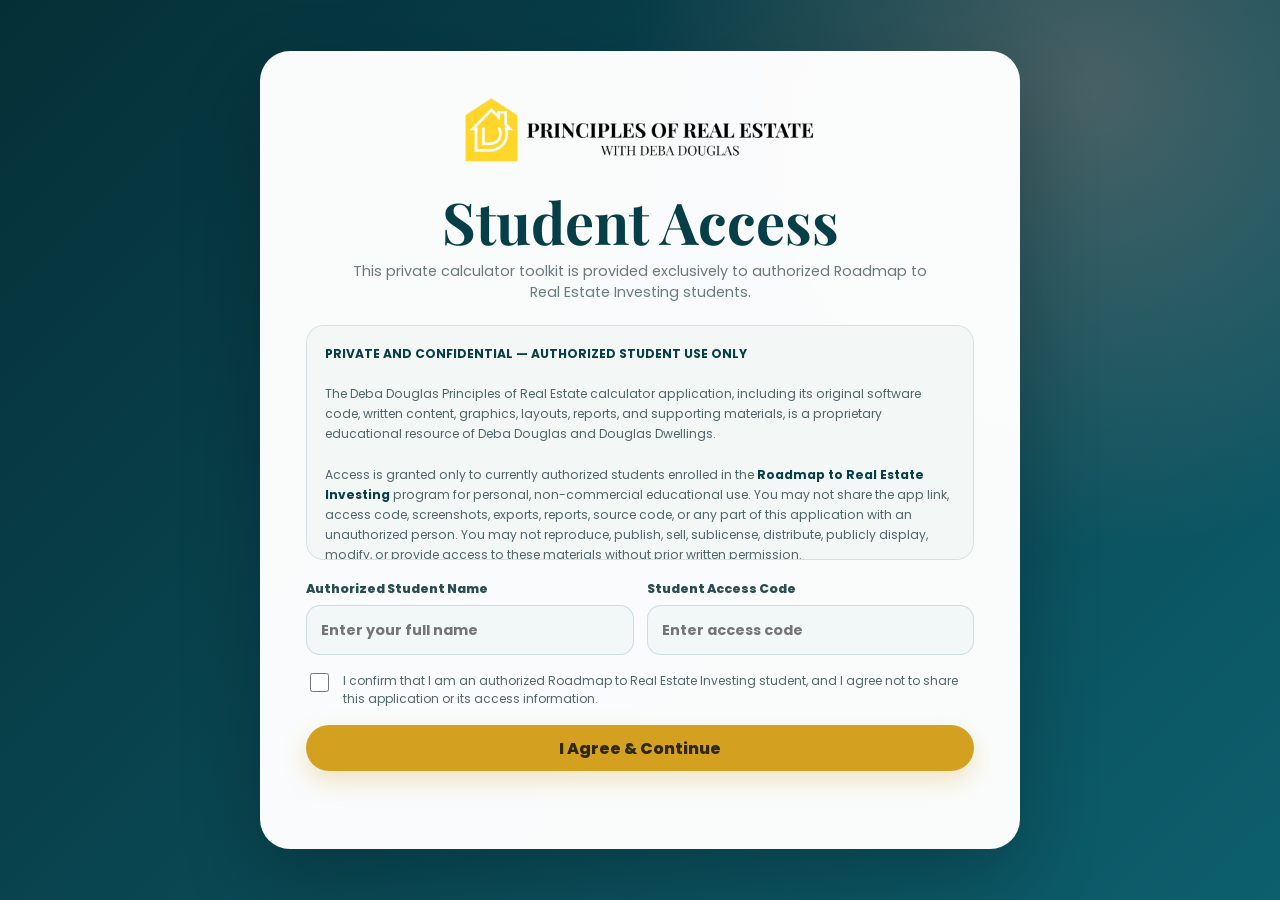
<file: index.html>
<!DOCTYPE html>
<html lang="en">
<head>
  <meta charset="UTF-8">
  <meta name="viewport" content="width=device-width, initial-scale=1, viewport-fit=cover">
  <meta name="theme-color" content="#0d5f6e">
  <meta name="apple-mobile-web-app-capable" content="yes">
  <meta name="apple-mobile-web-app-status-bar-style" content="default">
  <meta name="apple-mobile-web-app-title" content="Deba Real Estate">
  <meta name="description" content="Private real estate calculator toolkit for authorized Roadmap to Real Estate Investing students.">

  <title>Roadmap Investment Calculator</title>

  <link rel="manifest" href="manifest.webmanifest">
  <link rel="apple-touch-icon" href="icons/apple-touch-icon.png">
  <link rel="icon" type="image/png" sizes="192x192" href="icons/icon-192.png">

  <link rel="preconnect" href="https://fonts.googleapis.com">
  <link rel="preconnect" href="https://fonts.gstatic.com" crossorigin>
  <link href="https://fonts.googleapis.com/css2?family=Playfair+Display:wght@700&family=Poppins:wght@400;500;600;700;800&display=swap" rel="stylesheet">

  <style>
    :root{
      --teal:#0d5f6e;
      --teal-dark:#073f49;
      --gold:#d4a020;
      --yellow:#ffd42a;
      --salmon:#e8a090;
      --cream:#fbf5ee;
      --white:#ffffff;
      --ink:#17383d;
      --muted:#687b7f;
      --line:rgba(13,95,110,.14);
      --soft:#f3f8f7;
      --blue:#e8f1fb;
      --green:#e6f7e9;
      --green-text:#16723b;
      --orange:#fff1d5;
      --orange-text:#986100;
      --red:#ffe4e1;
      --red-text:#b82c22;
      --shadow:0 18px 48px rgba(7,63,73,.11);
      --radius-xl:32px;
      --radius-lg:25px;
      --radius-md:18px;
      --safe-bottom:env(safe-area-inset-bottom, 0px);
    }

    *{box-sizing:border-box}

    html{scroll-behavior:smooth}

    body{
      margin:0;
      min-height:100vh;
      color:var(--ink);
      font-family:"Poppins",Arial,sans-serif;
      background:
        radial-gradient(circle at top right,rgba(232,160,144,.22),transparent 32%),
        linear-gradient(180deg,#ffffff 0%,var(--cream) 100%);
    }

    button,input,select{font:inherit}
    button,a{-webkit-tap-highlight-color:transparent}
    [hidden]{display:none!important}

    .access-gate{
      position:fixed;
      inset:0;
      z-index:10000;
      display:grid;
      place-items:center;
      overflow:auto;
      padding:24px;
      background:
        radial-gradient(circle at 85% 10%,rgba(232,160,144,.28),transparent 34%),
        linear-gradient(135deg,#052f37,#0d5f6e);
    }

    .access-card{
      width:min(760px,100%);
      padding:clamp(24px,5vw,46px);
      border-radius:30px;
      background:rgba(255,255,255,.98);
      box-shadow:0 30px 80px rgba(0,0,0,.24);
    }

    .gate-logo{
      width:min(360px,80%);
      height:auto;
      display:block;
      margin:0 auto 24px;
    }

    .access-card h1{
      margin:0 0 10px;
      color:var(--teal-dark);
      font-family:"Playfair Display",Georgia,serif;
      font-size:clamp(2rem,5vw,3.6rem);
      line-height:1.03;
      text-align:center;
    }

    .gate-sub{
      margin:0 auto 22px;
      max-width:600px;
      color:var(--muted);
      text-align:center;
      font-size:.9rem;
    }

    .legal-box{
      max-height:235px;
      overflow:auto;
      margin:0 0 20px;
      padding:18px;
      border:1px solid var(--line);
      border-radius:18px;
      background:var(--soft);
      color:#506568;
      font-size:.76rem;
      line-height:1.65;
    }

    .legal-box strong{color:var(--teal-dark)}

    .gate-grid{
      display:grid;
      grid-template-columns:1fr 1fr;
      gap:13px;
    }

    .gate-field label,
    .field label{
      display:block;
      margin-bottom:7px;
      color:#284d53;
      font-size:.78rem;
      font-weight:800;
    }

    input,select{
      width:100%;
      min-height:50px;
      padding:0 14px;
      border:1px solid rgba(13,95,110,.17);
      border-radius:14px;
      outline:none;
      color:var(--ink);
      background:#f2f8f7;
      font-size:.9rem;
      font-weight:700;
      transition:border-color .16s ease,box-shadow .16s ease,background .16s ease;
    }

    input:focus,select:focus{
      border-color:var(--teal);
      background:#fff;
      box-shadow:0 0 0 4px rgba(13,95,110,.08);
    }

    input[readonly]{
      border-color:#d5ddde;
      color:#69797c;
      background:#e8edee;
      cursor:not-allowed;
      box-shadow:none;
    }

    input[readonly]:focus{
      border-color:#d5ddde;
      background:#e8edee;
      box-shadow:none;
    }

    input:disabled{
      opacity:1;
      border-color:#cbd5d7;
      color:#617174;
      background:#e3e9ea;
      cursor:not-allowed;
      pointer-events:none;
      -webkit-text-fill-color:#617174;
    }

    input:disabled::-webkit-inner-spin-button,
    input:disabled::-webkit-outer-spin-button{
      appearance:none;
      margin:0;
    }

    .field.locked-field label::after{
      content:" • Fixed";
      color:#8a999b;
      font-size:.66rem;
      font-weight:700;
    }

    .field.auto-field label::after{
      content:" • Automatic";
      color:#8a999b;
      font-size:.66rem;
      font-weight:700;
    }

    .agreement{
      display:flex;
      gap:11px;
      align-items:flex-start;
      margin:17px 0;
      color:#52676a;
      font-size:.75rem;
      line-height:1.5;
    }

    .agreement input{
      width:19px;
      min-height:19px;
      height:19px;
      flex:0 0 19px;
      margin-top:1px;
      accent-color:var(--teal);
    }

    .gate-button,.app-button{
      min-height:46px;
      border:0;
      border-radius:999px;
      cursor:pointer;
      font-weight:800;
      transition:transform .16s ease,box-shadow .16s ease,background .16s ease;
    }

    .gate-button{
      width:100%;
      color:#2f280d;
      background:var(--gold);
      box-shadow:0 10px 24px rgba(212,160,32,.25);
    }

    .gate-button:hover,.app-button:hover{transform:translateY(-1px)}

    .gate-error{
      min-height:22px;
      margin:10px 0 0;
      color:#ba2e22;
      font-size:.76rem;
      font-weight:700;
      text-align:center;
    }

    .app-shell{
      min-height:100vh;
      padding-bottom:calc(50px + var(--safe-bottom));
    }

    .topbar{
      position:sticky;
      top:0;
      z-index:100;
      border-bottom:1px solid rgba(13,95,110,.10);
      background:rgba(255,255,255,.93);
      backdrop-filter:blur(15px);
    }

    .topbar-inner{
      width:min(1420px,calc(100% - 28px));
      margin:0 auto;
      min-height:74px;
      display:flex;
      align-items:center;
      justify-content:space-between;
      gap:16px;
    }

    .brand{
      display:flex;
      align-items:center;
      gap:13px;
      min-width:0;
      text-decoration:none;
    }

    .brand img{
      width:210px;
      max-width:43vw;
      height:auto;
      display:block;
    }

    .authorized{
      display:block;
      color:var(--muted);
      font-size:.68rem;
      font-weight:700;
      white-space:nowrap;
      overflow:hidden;
      text-overflow:ellipsis;
    }

    .topbar-actions{
      display:flex;
      gap:8px;
      flex:0 0 auto;
    }

    .app-button{
      display:inline-flex;
      align-items:center;
      justify-content:center;
      min-height:42px;
      padding:0 15px;
      color:var(--teal-dark);
      background:var(--soft);
      font-size:.75rem;
    }

    .app-button.primary{
      color:#2f280d;
      background:var(--gold);
    }

    .app-button.outline{
      border:1px solid var(--line);
      background:#fff;
    }

    .lock-app-button{
      gap:6px;
    }

    .lock-icon{
      line-height:1;
    }

    .app-main{
      width:min(1420px,calc(100% - 28px));
      margin:0 auto;
      padding:24px 0 0;
    }

    .view{animation:fadeUp .28s ease}

    @keyframes fadeUp{
      from{opacity:0;transform:translateY(7px)}
      to{opacity:1;transform:translateY(0)}
    }

    .dashboard-hero{
      position:relative;
      overflow:hidden;
      padding:clamp(30px,6vw,70px);
      border-radius:var(--radius-xl);
      color:#fff;
      background:linear-gradient(135deg,var(--teal-dark),var(--teal));
      box-shadow:var(--shadow);
    }

    .dashboard-hero::after{
      content:"";
      position:absolute;
      width:330px;
      height:330px;
      top:-190px;
      right:-85px;
      border:54px solid rgba(255,255,255,.06);
      border-radius:50%;
    }

    .eyebrow{
      position:relative;
      z-index:1;
      display:inline-flex;
      align-items:center;
      gap:10px;
      margin:0 0 15px;
      color:#ffe8a9;
      font-size:.76rem;
      font-weight:800;
      letter-spacing:.13em;
      text-transform:uppercase;
    }

    .eyebrow::before{
      content:"";
      width:28px;
      height:2px;
      background:var(--gold);
    }

    .dashboard-hero h1{
      position:relative;
      z-index:1;
      max-width:900px;
      margin:0 0 14px;
      color:#fff!important;
      font-family:"Playfair Display",Georgia,serif;
      font-size:clamp(2.3rem,6vw,5rem);
      line-height:.99;
      letter-spacing:-.04em;
    }

    .dashboard-hero p{
      position:relative;
      z-index:1;
      max-width:760px;
      margin:0;
      color:rgba(255,255,255,.82);
      font-size:.96rem;
      line-height:1.7;
    }

    .calculator-grid{
      display:grid;
      grid-template-columns:repeat(2,minmax(0,1fr));
      gap:18px;
      margin-top:24px;
    }

    .calculator-card{
      display:flex;
      min-height:255px;
      flex-direction:column;
      padding:25px;
      border:1px solid rgba(13,95,110,.11);
      border-radius:var(--radius-lg);
      background:rgba(255,255,255,.95);
      box-shadow:0 14px 38px rgba(7,63,73,.07);
      transition:transform .18s ease,box-shadow .18s ease,border-color .18s ease;
    }

    .calculator-card:hover{
      transform:translateY(-3px);
      border-color:rgba(13,95,110,.24);
      box-shadow:0 18px 44px rgba(7,63,73,.1);
    }

    .card-icon{
      display:grid;
      width:50px;
      height:50px;
      place-items:center;
      margin-bottom:17px;
      border-radius:16px;
      color:var(--teal);
      background:var(--soft);
      font-size:1.25rem;
      font-weight:800;
    }

    .calculator-card h2{
      margin:0 0 8px;
      color:var(--teal-dark);
      font-size:1.2rem;
      line-height:1.25;
    }

    .calculator-card p{
      margin:0;
      color:var(--muted);
      font-size:.8rem;
      line-height:1.6;
    }

    .calculator-card .app-button{
      align-self:flex-start;
      margin-top:auto;
    }

    .student-notice{
      margin-top:20px;
      padding:18px 20px;
      border-left:4px solid var(--gold);
      border-radius:0 17px 17px 0;
      color:#655f4d;
      background:#fff7df;
      font-size:.76rem;
      line-height:1.6;
    }

    .calc-header{
      display:flex;
      align-items:center;
      justify-content:space-between;
      gap:18px;
      margin-bottom:18px;
      padding:22px 24px;
      border-radius:23px;
      color:#fff;
      background:linear-gradient(135deg,var(--teal-dark),var(--teal));
      box-shadow:var(--shadow);
    }

    .calc-header h1{
      margin:0 0 5px;
      color:#fff!important;
      font-family:"Playfair Display",Georgia,serif;
      font-size:clamp(1.7rem,4vw,3.1rem);
      line-height:1.05;
    }

    .calc-header p{
      margin:0;
      color:rgba(255,255,255,.77);
      font-size:.78rem;
    }

    .calc-header-actions{
      display:flex;
      flex-wrap:wrap;
      justify-content:flex-end;
      gap:8px;
    }

    .calc-header .app-button{
      color:#fff;
      background:rgba(255,255,255,.11);
      border:1px solid rgba(255,255,255,.16);
    }

    .calc-header .app-button.primary{
      color:#2f280d;
      background:var(--gold);
      border-color:var(--gold);
    }

    .summary-grid{
      display:grid;
      grid-template-columns:repeat(3,minmax(0,1fr));
      gap:13px;
      margin-bottom:18px;
    }

    .summary-card{
      padding:18px;
      border:1px solid rgba(13,95,110,.09);
      border-radius:19px;
      background:var(--soft);
    }

    .summary-card.primary{
      color:#fff;
      background:linear-gradient(135deg,var(--teal-dark),var(--teal));
      border:0;
    }

    .summary-label{
      display:block;
      margin-bottom:6px;
      color:var(--muted);
      font-size:.68rem;
      font-weight:800;
      letter-spacing:.07em;
      text-transform:uppercase;
    }

    .summary-card.primary .summary-label{color:rgba(255,255,255,.68)}

    .summary-value{
      display:block;
      font-size:clamp(1.2rem,2.4vw,1.75rem);
      font-weight:800;
      line-height:1.15;
      word-break:break-word;
    }

    .calc-layout{
      display:grid;
      grid-template-columns:minmax(0,1fr) 300px;
      gap:20px;
      align-items:start;
    }

    .calc-main{
      padding:22px;
      border:1px solid rgba(13,95,110,.10);
      border-radius:var(--radius-lg);
      background:rgba(255,255,255,.95);
      box-shadow:0 14px 38px rgba(7,63,73,.07);
    }

    .calc-side{
      position:sticky;
      top:94px;
      display:grid;
      gap:15px;
    }

    .side-card{
      padding:19px;
      border:1px solid rgba(13,95,110,.10);
      border-radius:20px;
      background:#fff;
      box-shadow:0 12px 30px rgba(7,63,73,.06);
    }

    .side-card h3{
      margin:0 0 12px;
      color:var(--teal-dark);
      font-size:.95rem;
    }

    .side-card p,
    .side-card li{
      color:var(--muted);
      font-size:.73rem;
      line-height:1.55;
    }

    .side-card ul{
      margin:0;
      padding-left:18px;
    }

    details.calc-section{
      overflow:hidden;
      margin-top:14px;
      border:1px solid var(--line);
      border-radius:20px;
      background:#fff;
    }

    details.calc-section:first-child{margin-top:0}

    .section-summary{
      display:flex;
      align-items:center;
      justify-content:space-between;
      gap:15px;
      padding:18px 19px;
      cursor:pointer;
      list-style:none;
      background:linear-gradient(180deg,#fff,#f8fbfa);
      user-select:none;
    }

    .section-summary::-webkit-details-marker{display:none}

    .section-summary-left{
      display:flex;
      align-items:center;
      gap:11px;
      min-width:0;
    }

    .section-number{
      display:grid;
      width:36px;
      height:36px;
      flex:0 0 36px;
      place-items:center;
      border-radius:11px;
      color:#fff;
      background:var(--teal);
      font-size:.78rem;
      font-weight:800;
    }

    .section-summary h2{
      margin:0 0 3px;
      color:var(--teal-dark);
      font-size:1rem;
      line-height:1.25;
    }

    .section-summary p{
      margin:0;
      color:var(--muted);
      font-size:.69rem;
    }

    .caret{
      display:grid;
      width:34px;
      height:34px;
      flex:0 0 34px;
      place-items:center;
      border-radius:11px;
      color:var(--teal);
      background:var(--soft);
      font-size:1.12rem;
      font-weight:800;
      transition:transform .18s ease;
    }

    details[open] .caret{transform:rotate(180deg)}

    .section-body{
      padding:19px;
      border-top:1px solid var(--line);
    }

    .field-grid{
      display:grid;
      grid-template-columns:repeat(2,minmax(0,1fr));
      gap:13px;
    }

    .field.full{grid-column:1/-1}

    .input-wrap,.output-wrap{position:relative}

    .prefix,.suffix{
      position:absolute;
      top:50%;
      transform:translateY(-50%);
      color:#607477;
      font-size:.78rem;
      font-weight:800;
      pointer-events:none;
    }

    .prefix{left:13px}
    .suffix{right:13px}
    input.with-prefix{padding-left:30px}
    input.with-suffix{padding-right:36px}

    .result-grid{
      display:grid;
      grid-template-columns:repeat(2,minmax(0,1fr));
      gap:12px;
      margin-top:13px;
    }

    .result-item label{
      display:block;
      margin-bottom:7px;
      color:#284d53;
      font-size:.74rem;
      font-weight:800;
    }

    .output{
      min-height:50px;
      display:flex;
      align-items:center;
      justify-content:flex-end;
      padding:0 13px;
      border:1px solid rgba(13,95,110,.10);
      border-radius:14px;
      color:var(--ink);
      background:var(--blue);
      font-size:.88rem;
      font-weight:800;
      text-align:right;
    }

    .output.money{padding-left:30px}
    .output.green{color:var(--green-text);background:var(--green)}
    .output.orange{color:var(--orange-text);background:var(--orange)}
    .output.red{color:var(--red-text);background:var(--red)}

    .status{
      display:flex;
      align-items:center;
      gap:9px;
      margin-top:13px;
      padding:13px 14px;
      border-radius:15px;
      font-size:.78rem;
      font-weight:800;
    }

    .status::before{
      content:"";
      width:9px;
      height:9px;
      flex:0 0 9px;
      border-radius:50%;
      background:currentColor;
      box-shadow:0 0 0 5px currentColor;
      opacity:.2;
    }

    .status.green{color:var(--green-text);background:var(--green)}
    .status.orange{color:var(--orange-text);background:var(--orange)}
    .status.red{color:var(--red-text);background:var(--red)}

    .action-grid{
      display:grid;
      grid-template-columns:1fr 1fr;
      gap:8px;
      margin-top:14px;
    }

    .action-grid .app-button{
      width:100%;
      border:1px solid var(--line);
      background:#fff;
    }

    .action-grid .app-button.primary{
      border-color:var(--gold);
      background:var(--gold);
    }

    .rule-table{
      display:grid;
      gap:12px;
    }

    .rule-card{
      padding:16px;
      border:1px solid var(--line);
      border-radius:17px;
      background:#fff;
    }

    .rule-card h3{
      margin:0 0 12px;
      color:var(--teal-dark);
      font-size:.95rem;
    }

    .rule-rows{
      display:grid;
      gap:8px;
    }

    .rule-row{
      display:flex;
      align-items:center;
      justify-content:space-between;
      gap:14px;
      padding:9px 11px;
      border-radius:11px;
      background:var(--soft);
      font-size:.73rem;
    }

    .rule-row span:first-child{color:var(--muted)}
    .rule-row strong{text-align:right}

    .legal-footer{
      margin-top:20px;
      padding:16px 18px;
      border-radius:17px;
      color:#6b6655;
      background:#fff7df;
      font-size:.68rem;
      line-height:1.55;
      text-align:center;
    }

    .install-modal{
      position:fixed;
      inset:0;
      z-index:9000;
      display:grid;
      place-items:center;
      padding:22px;
      background:rgba(5,47,55,.70);
      backdrop-filter:blur(8px);
    }

    .modal-card{
      width:min(520px,100%);
      padding:25px;
      border-radius:24px;
      background:#fff;
      box-shadow:0 24px 70px rgba(0,0,0,.22);
    }

    .modal-card h2{
      margin:0 0 8px;
      color:var(--teal-dark);
      font-family:"Playfair Display",Georgia,serif;
      font-size:1.7rem;
    }

    .modal-card p,.modal-card li{
      color:var(--muted);
      font-size:.78rem;
      line-height:1.6;
    }

    .modal-actions{
      display:flex;
      gap:8px;
      justify-content:flex-end;
      margin-top:17px;
    }

    .toast{
      position:fixed;
      left:50%;
      bottom:calc(22px + var(--safe-bottom));
      z-index:12000;
      max-width:calc(100% - 28px);
      padding:11px 17px;
      border-radius:999px;
      color:#fff;
      background:var(--teal-dark);
      box-shadow:0 13px 30px rgba(7,63,73,.25);
      font-size:.76rem;
      font-weight:800;
      opacity:0;
      pointer-events:none;
      transform:translate(-50%,13px);
      transition:opacity .18s ease,transform .18s ease;
    }

    .toast.show{opacity:1;transform:translate(-50%,0)}

    @media(max-width:1020px){
      .calc-layout{grid-template-columns:1fr}
      .calc-side{position:static;grid-template-columns:repeat(2,minmax(0,1fr))}
    }

    @media(max-width:760px){
      .gate-grid,
      .calculator-grid,
      .summary-grid,
      .field-grid,
      .result-grid,
      .calc-side{
        grid-template-columns:1fr;
      }

      .field.full{grid-column:auto}

      .topbar-inner{
        min-height:68px;
      }

      .brand img{
        width:160px;
        max-width:44vw;
      }

      .authorized{display:none}

      .topbar-actions .app-button{
        min-height:39px;
        padding:0 11px;
        font-size:.67rem;
      }

      .app-main{
        width:min(100% - 16px,1420px);
        padding-top:10px;
      }

      .dashboard-hero{
        padding:30px 22px;
        border-radius:24px;
      }

      .calculator-card{min-height:230px}

      .calc-header{
        display:block;
        padding:20px;
      }

      .calc-header-actions{
        justify-content:flex-start;
        margin-top:15px;
      }

      .calc-main{padding:14px}
      .section-summary{padding:16px 14px}
      .section-body{padding:14px}
    }

    @media(max-width:500px){
      .access-gate{padding:10px}
      .access-card{padding:20px 16px;border-radius:22px}
      .legal-box{max-height:210px}
      .topbar-inner{
        gap:8px;
      }

      .brand img{
        width:145px;
        max-width:42vw;
      }

      .topbar-actions{
        gap:5px;
      }

      .topbar-actions #logoutButton{
        display:inline-flex;
        min-width:64px;
        padding:0 9px;
      }

      .lock-app-button{
        gap:5px;
      }

      .lock-icon{
        font-size:.82rem;
        line-height:1;
      }

      .lock-label{
        font-size:.64rem;
      }
      .calc-header-actions,
      .action-grid{
        display:grid;
        grid-template-columns:1fr 1fr;
      }
      .calc-header-actions .app-button{width:100%}
      .section-summary p{display:none}
      .modal-actions{display:grid;grid-template-columns:1fr}
      .modal-actions .app-button{width:100%}
    }

    @media print{
      body{background:#fff}
      .topbar,
      .calc-header-actions,
      .action-grid,
      .calc-side,
      .toast,
      .install-modal{
        display:none!important;
      }

      .app-main{width:100%;padding:0}
      .calc-header{box-shadow:none}
      details.calc-section{break-inside:avoid}
      details.calc-section:not([open]) .section-body{display:block}
      .legal-footer{border:1px solid #ddd}
    }
  </style>
</head>

<body>
  <section class="access-gate" id="accessGate">
    <div class="access-card">
      <img class="gate-logo" src="assets/deba-logo.png" alt="Deba Douglas Principles of Real Estate">
      <h1>Student Access</h1>
      <p class="gate-sub">
        This private calculator toolkit is provided exclusively to authorized
        Roadmap to Real Estate Investing students.
      </p>

      <div class="legal-box">
        <strong>PRIVATE AND CONFIDENTIAL — AUTHORIZED STUDENT USE ONLY</strong><br><br>
        The Deba Douglas Principles of Real Estate calculator application, including
        its original software code, written content, graphics, layouts, reports, and
        supporting materials, is a proprietary educational resource of Deba Douglas
        and Douglas Dwellings.<br><br>

        Access is granted only to currently authorized students enrolled in the
        <strong>Roadmap to Real Estate Investing</strong> program for personal,
        non-commercial educational use. You may not share the app link, access code,
        screenshots, exports, reports, source code, or any part of this application
        with an unauthorized person. You may not reproduce, publish, sell, sublicense,
        distribute, publicly display, modify, or provide access to these materials
        without prior written permission.<br><br>

        Unauthorized access or distribution may result in immediate removal of access.
        Douglas Dwellings reserves the right to pursue available legal remedies where
        appropriate.<br><br>

        All calculator results are educational estimates only and are not financial,
        legal, tax, lending, appraisal, accounting, or investment advice. Verify all
        figures independently and consult qualified professionals before making an
        investment decision.
      </div>

      <div class="gate-grid">
        <div class="gate-field">
          <label for="studentName">Authorized Student Name</label>
          <input id="studentName" type="text" autocomplete="name" placeholder="Enter your full name">
        </div>

        <div class="gate-field">
          <label for="studentCode">Student Access Code</label>
          <input id="studentCode" type="password" autocomplete="current-password" placeholder="Enter access code">
        </div>
      </div>

      <label class="agreement">
        <input id="legalAgreement" type="checkbox">
        <span>
          I confirm that I am an authorized Roadmap to Real Estate Investing student,
          and I agree not to share this application or its access information.
        </span>
      </label>

      <button class="gate-button" id="accessButton" type="button">
        I Agree & Continue
      </button>

      <p class="gate-error" id="gateError"></p>
    </div>
  </section>

  <div class="app-shell" id="appShell" hidden>
    <header class="topbar">
      <div class="topbar-inner">
        <a class="brand" href="#home" aria-label="Return to calculator dashboard">
          <div>
            <img src="assets/deba-logo.png" alt="Deba Douglas Principles of Real Estate">
            <span class="authorized" id="authorizedStudent"></span>
          </div>
        </a>

        <div class="topbar-actions">
          <button class="app-button primary" id="installButton" type="button">
            Install App
          </button>
          <button class="app-button outline lock-app-button" id="logoutButton" type="button" aria-label="Lock App" title="Lock App">
            <span class="lock-icon" aria-hidden="true">🔒</span>
            <span class="lock-label">Lock App</span>
          </button>
        </div>
      </div>
    </header>

    <main class="app-main">
      <section class="view" id="homeView">
        <div class="dashboard-hero">
          <h1>Roadmap Investment Calculator</h1>
          <p>
            Analyze BRRRR opportunities, hard money flips, cash purchase flips, and wholesale
            deals from one installable app for Roadmap to Real Estate Investing.
          </p>
        </div>

        <div class="calculator-grid">
          <article class="calculator-card">
            <span class="card-icon">B</span>
            <h2>BRRRR Investment Calculator</h2>
            <p>
              Estimate total investment, refinance proceeds, equity, monthly cash flow,
              annual NOI, and cash-on-cash return.
            </p>
            <a class="app-button primary" href="#brrrr">Open Calculator</a>
          </article>

          <article class="calculator-card">
            <span class="card-icon">H</span>
            <h2>Hard Money Flip Calculator</h2>
            <p>
              Analyze a hard-money purchase, cash to close, selling costs, total investment,
              and projected net profit.
            </p>
            <a class="app-button primary" href="#financed-flip">Open Calculator</a>
          </article>

          <article class="calculator-card">
            <span class="card-icon">C</span>
            <h2>Cash Buy Flip Calculator</h2>
            <p>
              Calculate acquisition, rehab, optional holding costs, selling costs,
              and projected profit for an all-cash purchase.
            </p>
            <a class="app-button primary" href="#cash-buy">Open Calculator</a>
          </article>

          <article class="calculator-card">
            <span class="card-icon">W</span>
            <h2>Wholesale Master Deal Analyzer</h2>
            <p>
              Test a seller’s asking price against the 65%, 70%, and 75% rules and
              identify the best viable wholesale rule.
            </p>
            <a class="app-button primary" href="#wholesale">Open Calculator</a>
          </article>
        </div>

        <div class="student-notice">
          <strong>Authorized student reminder:</strong> This app, access code, calculator
          screenshots, reports, and exported results must not be shared with anyone outside
          the Roadmap to Real Estate Investing program.
        </div>
      </section>

      <!-- BRRRR -->
      <section class="view calculator-view" id="brrrrView" hidden>
        <div class="calc-header">
          <div>
            <h1>BRRRR Investment Calculator</h1>
            <p>Buy • Rehab • Rent • Refinance • Repeat</p>
          </div>
          <div class="calc-header-actions">
            <a class="app-button" href="#home">Back</a>
            <button class="app-button" type="button" data-action="sample" data-calc="brrrr">Sample</button>
            <button class="app-button" type="button" data-action="clear" data-calc="brrrr">Clear</button>
            <button class="app-button primary" type="button" data-action="save" data-calc="brrrr">Save</button>
          </div>
        </div>

        <div class="summary-grid">
          <div class="summary-card primary">
            <span class="summary-label">Monthly Cash Flow</span>
            <strong class="summary-value" id="b_summaryCashFlow">$0.00</strong>
          </div>
          <div class="summary-card">
            <span class="summary-label">Cash to Close</span>
            <strong class="summary-value" id="b_summaryCashClose">$0.00</strong>
          </div>
          <div class="summary-card">
            <span class="summary-label">Cash-on-Cash ROI</span>
            <strong class="summary-value" id="b_summaryRoi">0.00%</strong>
          </div>
        </div>

        <div class="calc-layout">
          <div class="calc-main">
            <details class="calc-section" open>
              <summary class="section-summary">
                <div class="section-summary-left">
                  <span class="section-number">1</span>
                  <div>
                    <h2>Purchase & Rehab</h2>
                    <p>Enter ARV, purchase, rehab, and acquisition costs.</p>
                  </div>
                </div>
                <span class="caret">⌄</span>
              </summary>
              <div class="section-body">
                <div class="field-grid">
                  <div class="field">
                    <label for="b_arv">After Repair Value (ARV)</label>
                    <div class="input-wrap"><span class="prefix">$</span><input class="with-prefix" id="b_arv" type="number" min="0" step="100"></div>
                  </div>
                  <div class="field">
                    <label for="b_purchase">Purchase Price</label>
                    <div class="input-wrap"><span class="prefix">$</span><input class="with-prefix" id="b_purchase" type="number" min="0" step="100"></div>
                  </div>
                  <div class="field">
                    <label for="b_rehab">Rehab Budget</label>
                    <div class="input-wrap"><span class="prefix">$</span><input class="with-prefix" id="b_rehab" type="number" min="0" step="100"></div>
                  </div>
                  <div class="field">
                    <label for="b_hmlPct">Hard Money Loan % of ARV</label>
                    <div class="input-wrap"><input class="with-suffix" id="b_hmlPct" type="number" min="0" max="100" step=".1"><span class="suffix">%</span></div>
                  </div>
                  <div class="field auto-field">
                    <label for="b_lenderFee">Lender Fee</label>
                    <div class="input-wrap"><span class="prefix">$</span><input class="with-prefix" id="b_lenderFee" type="number" min="0" step=".01" readonly aria-readonly="true" disabled aria-disabled="true" tabindex="-1"></div>
                  </div>
                  <div class="field locked-field">
                    <label for="b_closingPct">Closing Cost (2.5%)</label>
                    <div class="input-wrap"><input class="with-suffix" id="b_closingPct" type="number" min="0" max="100" step=".1" readonly aria-readonly="true" disabled aria-disabled="true" tabindex="-1"><span class="suffix">%</span></div>
                  </div>
                  <div class="field locked-field">
                    <label for="b_survey">Survey & Appraisal</label>
                    <div class="input-wrap"><span class="prefix">$</span><input class="with-prefix" id="b_survey" type="number" min="0" step="1" readonly aria-readonly="true" disabled aria-disabled="true" tabindex="-1"></div>
                  </div>
                  <div class="field locked-field">
                    <label for="b_additional">Insurance, Taxes & Other</label>
                    <div class="input-wrap"><span class="prefix">$</span><input class="with-prefix" id="b_additional" type="number" min="0" step="1" readonly aria-readonly="true" disabled aria-disabled="true" tabindex="-1"></div>
                  </div>
                </div>

                <div class="result-grid">
                  <div class="result-item"><label>Hard Money Loan</label><div class="output-wrap"><span class="prefix">$</span><div class="output money" id="b_hml">$0.00</div></div></div>
                  <div class="result-item"><label id="b_closingAmountLabel">Closing Cost (2.5%)</label><div class="output-wrap"><span class="prefix">$</span><div class="output money" id="b_closingAmount">$0.00</div></div></div>
                  <div class="result-item"><label>Total Investment</label><div class="output-wrap"><span class="prefix">$</span><div class="output money" id="b_totalInvestment">$0.00</div></div></div>
                  <div class="result-item"><label>Financing Gap</label><div class="output-wrap"><span class="prefix">$</span><div class="output money" id="b_gap">$0.00</div></div></div>
                  <div class="result-item"><label>Total Cash to Close</label><div class="output-wrap"><span class="prefix">$</span><div class="output money orange" id="b_cashClose">$0.00</div></div></div>
                </div>
              </div>
            </details>

            <details class="calc-section">
              <summary class="section-summary">
                <div class="section-summary-left">
                  <span class="section-number">2</span>
                  <div>
                    <h2>Refinance Information</h2>
                    <p>Compare two refinance LTV scenarios.</p>
                  </div>
                </div>
                <span class="caret">⌄</span>
              </summary>
              <div class="section-body">
                <div class="field-grid">
                  <div class="field">
                    <label for="b_refiCost">Cost to Refinance</label>
                    <div class="input-wrap"><span class="prefix">$</span><input class="with-prefix" id="b_refiCost" type="number" min="0" step="1"></div>
                  </div>
                  <div class="field">
                    <label for="b_holdingPct">Holding Cost % of Total Investment</label>
                    <div class="input-wrap"><input class="with-suffix" id="b_holdingPct" type="number" min="0" max="100" step=".1"><span class="suffix">%</span></div>
                  </div>
                  <div class="field locked-field">
                    <label for="b_ltv1">LTV Scenario 1</label>
                    <div class="input-wrap"><input class="with-suffix" id="b_ltv1" type="number" min="0" max="100" step=".1" readonly aria-readonly="true" disabled aria-disabled="true" tabindex="-1"><span class="suffix">%</span></div>
                  </div>
                  <div class="field locked-field">
                    <label for="b_ltv2">LTV Scenario 2</label>
                    <div class="input-wrap"><input class="with-suffix" id="b_ltv2" type="number" min="0" max="100" step=".1" readonly aria-readonly="true" disabled aria-disabled="true" tabindex="-1"><span class="suffix">%</span></div>
                  </div>
                </div>

                <div class="result-grid">
                  <div class="result-item"><label>Holding Cost</label><div class="output-wrap"><span class="prefix">$</span><div class="output money" id="b_holding">$0.00</div></div></div>
                  <div class="result-item"><label>Scenario 1 Loan</label><div class="output-wrap"><span class="prefix">$</span><div class="output money" id="b_loan1">$0.00</div></div></div>
                  <div class="result-item"><label>Cash in Deal / Cash Back — Scenario 1</label><div class="output-wrap"><span class="prefix">$</span><div class="output money green" id="b_cashBack1">$0.00</div></div></div>
                  <div class="result-item"><label>Equity — Scenario 1</label><div class="output-wrap"><span class="prefix">$</span><div class="output money" id="b_equity1">$0.00</div></div></div>
                  <div class="result-item"><label>Scenario 2 Loan</label><div class="output-wrap"><span class="prefix">$</span><div class="output money" id="b_loan2">$0.00</div></div></div>
                  <div class="result-item"><label>Cash in Deal / Cash Back — Scenario 2</label><div class="output-wrap"><span class="prefix">$</span><div class="output money green" id="b_cashBack2">$0.00</div></div></div>
                  <div class="result-item"><label>Equity — Scenario 2</label><div class="output-wrap"><span class="prefix">$</span><div class="output money" id="b_equity2">$0.00</div></div></div>
                </div>
              </div>
            </details>

            <details class="calc-section">
              <summary class="section-summary">
                <div class="section-summary-left">
                  <span class="section-number">3</span>
                  <div>
                    <h2>Operating Cash Flow</h2>
                    <p>Enter rent, financing, and monthly expenses.</p>
                  </div>
                </div>
                <span class="caret">⌄</span>
              </summary>
              <div class="section-body">
                <div class="field-grid">
                  <div class="field"><label for="b_rent">Market Rent</label><div class="input-wrap"><span class="prefix">$</span><input class="with-prefix" id="b_rent" type="number" min="0" step="10"></div></div>
                  <div class="field"><label for="b_rate">Interest Rate</label><div class="input-wrap"><input class="with-suffix" id="b_rate" type="number" min="0" max="30" step=".01"><span class="suffix">%</span></div></div>
                  <div class="field"><label for="b_term">Term</label><div class="input-wrap"><input class="with-suffix" id="b_term" type="number" min="1" max="50" step="1"><span class="suffix">yrs</span></div></div>
                  <div class="field"><label for="b_taxes">Monthly Taxes</label><div class="input-wrap"><span class="prefix">$</span><input class="with-prefix" id="b_taxes" type="number" min="0" step="1"></div></div>
                  <div class="field"><label for="b_insurance">Monthly Insurance</label><div class="input-wrap"><span class="prefix">$</span><input class="with-prefix" id="b_insurance" type="number" min="0" step="1"></div></div>
                  <div class="field"><label for="b_hoa">Monthly HOA</label><div class="input-wrap"><span class="prefix">$</span><input class="with-prefix" id="b_hoa" type="number" min="0" step="1"></div></div>
                </div>

                <div class="result-grid">
                  <div class="result-item"><label>Principal & Interest</label><div class="output-wrap"><span class="prefix">$</span><div class="output money" id="b_pi">$0.00</div></div></div>
                  <div class="result-item"><label>Total Monthly Expenses</label><div class="output-wrap"><span class="prefix">$</span><div class="output money" id="b_expenses">$0.00</div></div></div>
                  <div class="result-item"><label>Monthly Cash Flow</label><div class="output-wrap"><span class="prefix">$</span><div class="output money green" id="b_cashFlow">$0.00</div></div></div>
                  <div class="result-item"><label>Annual NOI</label><div class="output-wrap"><span class="prefix">$</span><div class="output money" id="b_noi">$0.00</div></div></div>
                  <div class="result-item"><label>Cash-on-Cash ROI</label><div class="output" id="b_roi">0.00%</div></div>
                </div>
                <div class="status orange" id="b_status">Review the deal.</div>
              </div>
            </details>

            <div class="action-grid">
              <button class="app-button" type="button" data-action="copy" data-calc="brrrr">Copy Summary</button>
              <button class="app-button" type="button" data-action="print" data-calc="brrrr">Print / Save PDF</button>
            </div>
          </div>

          <aside class="calc-side">
            <div class="side-card">
              <h3>Deal Rating</h3>
              <p><strong>Green:</strong> $300+ monthly cash flow</p>
              <p><strong>Orange:</strong> $0–$299 monthly cash flow</p>
              <p><strong>Red:</strong> Negative monthly cash flow</p>
            </div>
            <div class="side-card">
              <h3>Reminder</h3>
              <ul>
                <li>Verify ARV and rent with current market data.</li>
                <li>Confirm taxes and insurance before closing.</li>
                <li>Include all lender and refinance fees.</li>
              </ul>
            </div>
          </aside>
        </div>
        <div class="legal-footer">AUTHORIZED ROADMAP STUDENT USE ONLY • DO NOT SHARE • EDUCATIONAL ESTIMATES ONLY</div>
      </section>

      <!-- HARD MONEY FLIP -->
      <section class="view calculator-view" id="financed-flipView" hidden>
        <div class="calc-header">
          <div>
            <h1>Hard Money Flip Calculator</h1>
            <p>Hard Money Purchase • Rehab • Sell • Net Profit</p>
          </div>
          <div class="calc-header-actions">
            <a class="app-button" href="#home">Back</a>
            <button class="app-button" type="button" data-action="sample" data-calc="financed">Sample</button>
            <button class="app-button" type="button" data-action="clear" data-calc="financed">Clear</button>
            <button class="app-button primary" type="button" data-action="save" data-calc="financed">Save</button>
          </div>
        </div>

        <div class="summary-grid">
          <div class="summary-card primary"><span class="summary-label">Net Profit</span><strong class="summary-value" id="f_summaryProfit">$0.00</strong></div>
          <div class="summary-card"><span class="summary-label">Cash to Close</span><strong class="summary-value" id="f_summaryCashClose">$0.00</strong></div>
          <div class="summary-card"><span class="summary-label">Total Investment</span><strong class="summary-value" id="f_summaryTotal">$0.00</strong></div>
        </div>

        <div class="calc-layout">
          <div class="calc-main">
            <details class="calc-section" open>
              <summary class="section-summary">
                <div class="section-summary-left"><span class="section-number">1</span><div><h2>Buy</h2><p>Purchase, financing, rehab, and acquisition costs.</p></div></div>
                <span class="caret">⌄</span>
              </summary>
              <div class="section-body">
                <div class="field-grid">
                  <div class="field"><label for="f_arv">ARV</label><div class="input-wrap"><span class="prefix">$</span><input class="with-prefix" id="f_arv" type="number" min="0" step="100"></div></div>
                  <div class="field"><label for="f_purchase">Purchase Price</label><div class="input-wrap"><span class="prefix">$</span><input class="with-prefix" id="f_purchase" type="number" min="0" step="100"></div></div>
                  <div class="field"><label for="f_rehab">Rehab</label><div class="input-wrap"><span class="prefix">$</span><input class="with-prefix" id="f_rehab" type="number" min="0" step="100"></div></div>
                  <div class="field"><label for="f_hmlPct">Hard Money Loan % of ARV</label><div class="input-wrap"><input class="with-suffix" id="f_hmlPct" type="number" min="0" max="100" step=".1"><span class="suffix">%</span></div></div>
                  <div class="field auto-field"><label for="f_lenderFee">Lender Fee</label><div class="input-wrap"><span class="prefix">$</span><input class="with-prefix" id="f_lenderFee" type="number" min="0" step=".01" readonly aria-readonly="true" disabled aria-disabled="true" tabindex="-1"></div></div>
                  <div class="field auto-field"><label for="f_closingPct">Buyer Closing Cost (2.5%)</label><div class="input-wrap"><span class="prefix">$</span><input class="with-prefix" id="f_closingPct" type="number" min="0" step=".01" readonly aria-readonly="true" disabled aria-disabled="true" tabindex="-1"></div></div>
                  <div class="field auto-field"><label for="f_titlePct">Buyer Title Policy (1%)</label><div class="input-wrap"><span class="prefix">$</span><input class="with-prefix" id="f_titlePct" type="number" min="0" step=".01" readonly aria-readonly="true" disabled aria-disabled="true" tabindex="-1"></div></div>
                  <div class="field"><label for="f_survey">Survey & Appraisal</label><div class="input-wrap"><span class="prefix">$</span><input class="with-prefix" id="f_survey" type="number" min="0" step="1"></div></div>
                  <div class="field full"><label for="f_additional">Additional Cost — Insurance & Taxes</label><div class="input-wrap"><span class="prefix">$</span><input class="with-prefix" id="f_additional" type="number" min="0" step="1"></div></div>
                </div>

                <div class="result-grid">
                  <div class="result-item"><label>Hard Money Loan</label><div class="output-wrap"><span class="prefix">$</span><div class="output money" id="f_hml">$0.00</div></div></div>
                  <div class="result-item"><label>Closing Cost and Lender Fees</label><div class="output-wrap"><span class="prefix">$</span><div class="output money" id="f_closeFees">$0.00</div></div></div>
                  <div class="result-item"><label>LH — Out of Pocket</label><div class="output-wrap"><span class="prefix">$</span><div class="output money" id="f_outPocket">$0.00</div></div></div>
                  <div class="result-item"><label>Total Cash to Close</label><div class="output-wrap"><span class="prefix">$</span><div class="output money orange" id="f_cashClose">$0.00</div></div></div>
                  <div class="result-item"><label>Buy-Side Total Investment</label><div class="output-wrap"><span class="prefix">$</span><div class="output money" id="f_buyInvestment">$0.00</div></div></div>
                </div>
              </div>
            </details>

            <details class="calc-section">
              <summary class="section-summary">
                <div class="section-summary-left"><span class="section-number">2</span><div><h2>Sell</h2><p>Realtor, seller title, and holding costs.</p></div></div>
                <span class="caret">⌄</span>
              </summary>
              <div class="section-body">
                <div class="field-grid">
                  <div class="field"><label for="f_realtorPct">Realtor Fees % of ARV</label><div class="input-wrap"><input class="with-suffix" id="f_realtorPct" type="number" min="0" max="100" step=".1"><span class="suffix">%</span></div></div>
                  <div class="field"><label for="f_sellTitlePct">Seller Title Policy % of ARV</label><div class="input-wrap"><input class="with-suffix" id="f_sellTitlePct" type="number" min="0" max="100" step=".1"><span class="suffix">%</span></div></div>
                  <div class="field full"><label for="f_holdingPct">Holding Fees % of Purchase + Rehab</label><div class="input-wrap"><input class="with-suffix" id="f_holdingPct" type="number" min="0" max="100" step=".1"><span class="suffix">%</span></div></div>
                </div>

                <div class="result-grid">
                  <div class="result-item"><label>Realtor Fees</label><div class="output-wrap"><span class="prefix">$</span><div class="output money" id="f_realtorFees">$0.00</div></div></div>
                  <div class="result-item"><label>Seller Title Policy</label><div class="output-wrap"><span class="prefix">$</span><div class="output money" id="f_sellTitle">$0.00</div></div></div>
                  <div class="result-item"><label>Holding Fees</label><div class="output-wrap"><span class="prefix">$</span><div class="output money" id="f_holding">$0.00</div></div></div>
                  <div class="result-item"><label>Closing Cost Total</label><div class="output-wrap"><span class="prefix">$</span><div class="output money" id="f_sellCosts">$0.00</div></div></div>
                </div>
              </div>
            </details>

            <details class="calc-section">
              <summary class="section-summary">
                <div class="section-summary-left"><span class="section-number">3</span><div><h2>Net Profit</h2><p>Compare total investment against projected ARV.</p></div></div>
                <span class="caret">⌄</span>
              </summary>
              <div class="section-body">
                <div class="result-grid">
                  <div class="result-item"><label>ARV / Projected Sale Price</label><div class="output-wrap"><span class="prefix">$</span><div class="output money" id="f_saleValue">$0.00</div></div></div>
                  <div class="result-item"><label>Total Investment</label><div class="output-wrap"><span class="prefix">$</span><div class="output money" id="f_totalInvestment">$0.00</div></div></div>
                  <div class="result-item"><label>Net Profit</label><div class="output-wrap"><span class="prefix">$</span><div class="output money green" id="f_profit">$0.00</div></div></div>
                </div>
                <div class="status orange" id="f_status">Review the projected profit.</div>
              </div>
            </details>

            <div class="action-grid">
              <button class="app-button" type="button" data-action="copy" data-calc="financed">Copy Summary</button>
              <button class="app-button" type="button" data-action="print" data-calc="financed">Print / Save PDF</button>
            </div>
          </div>

          <aside class="calc-side">
            <div class="side-card"><h3>Profit Rating</h3><p><strong>Green:</strong> $25,000+ net profit</p><p><strong>Orange:</strong> $0–$24,999</p><p><strong>Red:</strong> Negative profit</p></div>
            <div class="side-card"><h3>Formula Note</h3><p>Holding fees use the same sample basis: purchase price plus rehab budget.</p></div>
          </aside>
        </div>
        <div class="legal-footer">AUTHORIZED ROADMAP STUDENT USE ONLY • DO NOT SHARE • EDUCATIONAL ESTIMATES ONLY</div>
      </section>

      <!-- CASH BUY -->
      <section class="view calculator-view" id="cash-buyView" hidden>
        <div class="calc-header">
          <div>
            <h1>Cash Buy Flip Calculator</h1>
            <p>Cash Purchase • Rehab • Sell • Net Profit</p>
          </div>
          <div class="calc-header-actions">
            <a class="app-button" href="#home">Back</a>
            <button class="app-button" type="button" data-action="sample" data-calc="cash">Sample</button>
            <button class="app-button" type="button" data-action="clear" data-calc="cash">Clear</button>
            <button class="app-button primary" type="button" data-action="save" data-calc="cash">Save</button>
          </div>
        </div>

        <div class="summary-grid">
          <div class="summary-card primary"><span class="summary-label">Net Profit</span><strong class="summary-value" id="c_summaryProfit">$0.00</strong></div>
          <div class="summary-card"><span class="summary-label">Purchase-Side Investment</span><strong class="summary-value" id="c_summaryBuy">$0.00</strong></div>
          <div class="summary-card"><span class="summary-label">Total Investment</span><strong class="summary-value" id="c_summaryTotal">$0.00</strong></div>
        </div>

        <div class="calc-layout">
          <div class="calc-main">
            <details class="calc-section" open>
              <summary class="section-summary">
                <div class="section-summary-left"><span class="section-number">1</span><div><h2>Cash Buy</h2><p>Purchase, rehab, title, survey, and purchase-side costs.</p></div></div>
                <span class="caret">⌄</span>
              </summary>
              <div class="section-body">
                <div class="field-grid">
                  <div class="field"><label for="c_arv">ARV</label><div class="input-wrap"><span class="prefix">$</span><input class="with-prefix" id="c_arv" type="number" min="0" step="100"></div></div>
                  <div class="field"><label for="c_purchase">Purchase Price</label><div class="input-wrap"><span class="prefix">$</span><input class="with-prefix" id="c_purchase" type="number" min="0" step="100"></div></div>
                  <div class="field"><label for="c_rehab">Rehab</label><div class="input-wrap"><span class="prefix">$</span><input class="with-prefix" id="c_rehab" type="number" min="0" step="100"></div></div>
                  <div class="field"><label for="c_lenderFee">Optional Lender Fee</label><div class="input-wrap"><span class="prefix">$</span><input class="with-prefix" id="c_lenderFee" type="number" min="0" step="1"></div></div>
                  <div class="field"><label for="c_closingPct">Buyer Closing Cost Percentage</label><div class="input-wrap"><input class="with-suffix" id="c_closingPct" type="number" min="0" max="100" step=".1"><span class="suffix">%</span></div></div>
                  <div class="field auto-field"><label for="c_closingAmountField" id="c_closingAmountFieldLabel">Buyer Closing Cost (0%)</label><div class="input-wrap"><span class="prefix">$</span><input class="with-prefix" id="c_closingAmountField" type="number" min="0" step=".01" readonly aria-readonly="true" disabled aria-disabled="true" tabindex="-1"></div></div>
                  <div class="field"><label for="c_titlePct">Buyer Title Policy Percentage</label><div class="input-wrap"><input class="with-suffix" id="c_titlePct" type="number" min="0" max="100" step=".1"><span class="suffix">%</span></div></div>
                  <div class="field auto-field"><label for="c_titleAmountField" id="c_titleAmountFieldLabel">Buyer Title Policy (1%)</label><div class="input-wrap"><span class="prefix">$</span><input class="with-prefix" id="c_titleAmountField" type="number" min="0" step=".01" readonly aria-readonly="true" disabled aria-disabled="true" tabindex="-1"></div></div>
                  <div class="field"><label for="c_survey">Survey & Appraisal</label><div class="input-wrap"><span class="prefix">$</span><input class="with-prefix" id="c_survey" type="number" min="0" step="1"></div></div>
                  <div class="field"><label for="c_additional">Additional Cost — Insurance & Taxes</label><div class="input-wrap"><span class="prefix">$</span><input class="with-prefix" id="c_additional" type="number" min="0" step="1"></div></div>
                </div>

                <div class="result-grid">
                  <div class="result-item"><label>Closing Cost and Lender Fees</label><div class="output-wrap"><span class="prefix">$</span><div class="output money" id="c_closeFees">$0.00</div></div></div>
                  <div class="result-item"><label>Cash Required to Purchase</label><div class="output-wrap"><span class="prefix">$</span><div class="output money orange" id="c_cashClose">$0.00</div></div></div>
                  <div class="result-item"><label>Purchase-Side Total Investment</label><div class="output-wrap"><span class="prefix">$</span><div class="output money" id="c_buyInvestment">$0.00</div></div></div>
                </div>
              </div>
            </details>

            <details class="calc-section">
              <summary class="section-summary">
                <div class="section-summary-left"><span class="section-number">2</span><div><h2>Sell</h2><p>Realtor and seller title costs.</p></div></div>
                <span class="caret">⌄</span>
              </summary>
              <div class="section-body">
                <div class="field-grid">
                  <div class="field"><label for="c_realtorPct">Realtor Fees % of ARV</label><div class="input-wrap"><input class="with-suffix" id="c_realtorPct" type="number" min="0" max="100" step=".1"><span class="suffix">%</span></div></div>
                  <div class="field"><label for="c_sellTitlePct">Seller Title Policy % of ARV</label><div class="input-wrap"><input class="with-suffix" id="c_sellTitlePct" type="number" min="0" max="100" step=".1"><span class="suffix">%</span></div></div>
                </div>

                <div class="result-grid">
                  <div class="result-item"><label>Realtor Fees</label><div class="output-wrap"><span class="prefix">$</span><div class="output money" id="c_realtorFees">$0.00</div></div></div>
                  <div class="result-item"><label>Seller Title Policy</label><div class="output-wrap"><span class="prefix">$</span><div class="output money" id="c_sellTitle">$0.00</div></div></div>
                  <div class="result-item"><label>Closing Cost Total</label><div class="output-wrap"><span class="prefix">$</span><div class="output money" id="c_sellCosts">$0.00</div></div></div>
                </div>
              </div>
            </details>

            <details class="calc-section">
              <summary class="section-summary">
                <div class="section-summary-left"><span class="section-number">3</span><div><h2>Net Profit</h2><p>Compare total investment against projected ARV.</p></div></div>
                <span class="caret">⌄</span>
              </summary>
              <div class="section-body">
                <div class="result-grid">
                  <div class="result-item"><label>ARV / Projected Sale Price</label><div class="output-wrap"><span class="prefix">$</span><div class="output money" id="c_saleValue">$0.00</div></div></div>
                  <div class="result-item"><label>Total Investment</label><div class="output-wrap"><span class="prefix">$</span><div class="output money" id="c_totalInvestment">$0.00</div></div></div>
                  <div class="result-item"><label>Net Profit</label><div class="output-wrap"><span class="prefix">$</span><div class="output money green" id="c_profit">$0.00</div></div></div>
                </div>
                <div class="status orange" id="c_status">Review the projected profit.</div>
              </div>
            </details>

            <div class="action-grid">
              <button class="app-button" type="button" data-action="copy" data-calc="cash">Copy Summary</button>
              <button class="app-button" type="button" data-action="print" data-calc="cash">Print / Save PDF</button>
            </div>
          </div>

          <aside class="calc-side">
            <div class="side-card"><h3>Sample Assumption</h3><p>Buyer closing cost percentage defaults to 0%. Enter a percentage only when buyer closing costs apply.</p></div>
            <div class="side-card"><h3>Profit Rating</h3><p><strong>Green:</strong> $25,000+ net profit</p><p><strong>Orange:</strong> $0–$24,999</p><p><strong>Red:</strong> Negative profit</p></div>
          </aside>
        </div>
        <div class="legal-footer">AUTHORIZED ROADMAP STUDENT USE ONLY • DO NOT SHARE • EDUCATIONAL ESTIMATES ONLY</div>
      </section>

      <!-- WHOLESALE -->
      <section class="view calculator-view" id="wholesaleView" hidden>
        <div class="calc-header">
          <div>
            <h1>Wholesale Master Deal Analyzer</h1>
            <p>65% Rule • 70% Rule • 75% Rule</p>
          </div>
          <div class="calc-header-actions">
            <a class="app-button" href="#home">Back</a>
            <button class="app-button" type="button" data-action="sample" data-calc="wholesale">Sample</button>
            <button class="app-button" type="button" data-action="clear" data-calc="wholesale">Clear</button>
            <button class="app-button primary" type="button" data-action="save" data-calc="wholesale">Save</button>
          </div>
        </div>

        <div class="summary-grid">
          <div class="summary-card primary"><span class="summary-label">Best Wholesale Rule</span><strong class="summary-value" id="w_summaryRule">—</strong></div>
          <div class="summary-card"><span class="summary-label">Best Maximum Offer</span><strong class="summary-value" id="w_summaryOffer">$0.00</strong></div>
          <div class="summary-card"><span class="summary-label">Available Assignment Margin</span><strong class="summary-value" id="w_summaryAssignment">$0.00</strong></div>
        </div>

        <div class="calc-layout">
          <div class="calc-main">
            <details class="calc-section" open>
              <summary class="section-summary">
                <div class="section-summary-left"><span class="section-number">1</span><div><h2>Deal Inputs</h2><p>Enter the property and assignment goal.</p></div></div>
                <span class="caret">⌄</span>
              </summary>
              <div class="section-body">
                <div class="field-grid">
                  <div class="field"><label for="w_arv">ARV</label><div class="input-wrap"><span class="prefix">$</span><input class="with-prefix" id="w_arv" type="number" min="0" step="100"></div></div>
                  <div class="field"><label for="w_rehab">Rehab Budget</label><div class="input-wrap"><span class="prefix">$</span><input class="with-prefix" id="w_rehab" type="number" min="0" step="100"></div></div>
                  <div class="field"><label for="w_asking">Seller Asking Price</label><div class="input-wrap"><span class="prefix">$</span><input class="with-prefix" id="w_asking" type="number" min="0" step="100"></div></div>
                  <div class="field"><label for="w_goal">Assignment Fee Goal</label><div class="input-wrap"><span class="prefix">$</span><input class="with-prefix" id="w_goal" type="number" min="0" step="100"></div></div>
                </div>
              </div>
            </details>

            <details class="calc-section" open>
              <summary class="section-summary">
                <div class="section-summary-left"><span class="section-number">2</span><div><h2>Rule Analysis</h2><p>Compare the asking price with each maximum offer.</p></div></div>
                <span class="caret">⌄</span>
              </summary>
              <div class="section-body">
                <div class="rule-table">
                  <div class="rule-card">
                    <h3>65% of ARV Rule</h3>
                    <div class="rule-rows">
                      <div class="rule-row"><span>65% of ARV</span><strong id="w_value65">$0.00</strong></div>
                      <div class="rule-row"><span>Maximum Offer</span><strong id="w_offer65">$0.00</strong></div>
                      <div class="rule-row"><span>Deal at 65%?</span><strong id="w_deal65">—</strong></div>
                      <div class="rule-row"><span>Available Assignment Margin</span><strong id="w_assignment65">$0.00</strong></div>
                    </div>
                  </div>

                  <div class="rule-card">
                    <h3>70% of ARV Rule</h3>
                    <div class="rule-rows">
                      <div class="rule-row"><span>70% of ARV</span><strong id="w_value70">$0.00</strong></div>
                      <div class="rule-row"><span>Maximum Offer</span><strong id="w_offer70">$0.00</strong></div>
                      <div class="rule-row"><span>Deal at 70%?</span><strong id="w_deal70">—</strong></div>
                      <div class="rule-row"><span>Available Assignment Margin</span><strong id="w_assignment70">$0.00</strong></div>
                    </div>
                  </div>

                  <div class="rule-card">
                    <h3>75% of ARV Rule</h3>
                    <div class="rule-rows">
                      <div class="rule-row"><span>75% of ARV</span><strong id="w_value75">$0.00</strong></div>
                      <div class="rule-row"><span>Maximum Offer</span><strong id="w_offer75">$0.00</strong></div>
                      <div class="rule-row"><span>Deal at 75%?</span><strong id="w_deal75">—</strong></div>
                      <div class="rule-row"><span>Available Assignment Margin</span><strong id="w_assignment75">$0.00</strong></div>
                    </div>
                  </div>
                </div>

                <div class="status orange" id="w_status">Enter the deal numbers.</div>
              </div>
            </details>

            <div class="action-grid">
              <button class="app-button" type="button" data-action="copy" data-calc="wholesale">Copy Summary</button>
              <button class="app-button" type="button" data-action="print" data-calc="wholesale">Print / Save PDF</button>
            </div>
          </div>

          <aside class="calc-side">
            <div class="side-card"><h3>Maximum Offer Formula</h3><p>ARV × Rule Percentage − Rehab Budget − Assignment Fee Goal.</p></div>
            <div class="side-card"><h3>Best Rule</h3><p>The app selects the most conservative rule that still supports the seller’s asking price.</p></div>
          </aside>
        </div>
        <div class="legal-footer">AUTHORIZED ROADMAP STUDENT USE ONLY • DO NOT SHARE • EDUCATIONAL ESTIMATES ONLY</div>
      </section>
    </main>
  </div>

  <div class="install-modal" id="installModal" hidden>
    <div class="modal-card">
      <h2>Install This Free App</h2>
      <div id="installInstructions">
        <p>Install the calculator toolkit on your phone for faster access.</p>
      </div>
      <div class="modal-actions">
        <button class="app-button outline" id="closeInstallModal" type="button">Close</button>
        <button class="app-button primary" id="confirmInstallButton" type="button">Install</button>
      </div>
    </div>
  </div>

  <div class="toast" id="toast" role="status" aria-live="polite"></div>

  <script src="config.js"></script>
  <script>
    (function(){
      "use strict";

      const config = window.DEBA_APP_CONFIG;
      const accessGate = document.getElementById("accessGate");
      const appShell = document.getElementById("appShell");
      const toast = document.getElementById("toast");
      const views = Array.from(document.querySelectorAll(".view"));
      const installModal = document.getElementById("installModal");
      const confirmInstallButton = document.getElementById("confirmInstallButton");
      const installInstructions = document.getElementById("installInstructions");
      let deferredInstallPrompt = null;

      const defaults = {
        brrrr:{
          b_arv:305000,b_purchase:145000,b_rehab:50000,b_hmlPct:75,b_lenderFee:5060.50,
          b_closingPct:2.5,b_survey:1000,b_additional:2000,b_refiCost:6600,b_holdingPct:4,
          b_ltv1:75,b_ltv2:80,b_rent:2500,b_rate:7,b_term:30,b_taxes:100,b_insurance:150,b_hoa:0
        },
        financed:{
          f_arv:305000,f_purchase:150000,f_rehab:80000,f_hmlPct:75,f_lenderFee:5235,
          f_closingPct:2.5,f_titlePct:1,f_survey:1000,f_additional:2000,
          f_realtorPct:6,f_sellTitlePct:1,f_holdingPct:5
        },
        cash:{
          c_arv:285000,c_purchase:205000,c_rehab:30000,c_lenderFee:0,c_closingPct:0,
          c_titlePct:1,c_survey:1000,c_additional:2000,c_realtorPct:6,c_sellTitlePct:1
        },
        wholesale:{
          w_arv:380000,w_rehab:70000,w_asking:195000,w_goal:10000
        }
      };

      const calcIds = {
        brrrr:Object.keys(defaults.brrrr),
        financed:Object.keys(defaults.financed),
        cash:Object.keys(defaults.cash),
        wholesale:Object.keys(defaults.wholesale)
      };

      const lockedAssumptions = Object.freeze({
        lenderFeePct:3.49,
        bClosingPct:2.5,
        bSurvey:1000,
        bAdditional:2000,
        bLtv1:75,
        bLtv2:80,
        fClosingPct:2.5,
        fTitlePct:1
      });

      function roundMoney(value){
        return Math.round((Number(value) + Number.EPSILON) * 100) / 100;
      }

      function formatPercent(value){
        const numeric=Number(value) || 0;
        return numeric.toFixed(2).replace(/\.00$/,"").replace(/(\.\d)0$/,"$1")+"%";
      }

      function setInputValue(id,value,decimals=null){
        const element=document.getElementById(id);
        if(!element) return;
        element.value=decimals===null ? String(value) : Number(value).toFixed(decimals);
      }

      const permanentlyLockedInputIds = Object.freeze([
        "b_lenderFee",
        "b_closingPct",
        "b_survey",
        "b_additional",
        "b_ltv1",
        "b_ltv2",
        "f_lenderFee",
        "f_closingPct",
        "f_titlePct",
        "c_closingAmountField",
        "c_titleAmountField"
      ]);

      function enforceLockedInputs(){
        permanentlyLockedInputIds.forEach(id=>{
          const input=document.getElementById(id);
          if(!input) return;
          input.readOnly=true;
          input.disabled=true;
          input.setAttribute("aria-readonly","true");
          input.setAttribute("aria-disabled","true");
          input.setAttribute("tabindex","-1");
        });
      }

      const currency = new Intl.NumberFormat("en-US",{
        style:"currency",currency:"USD",minimumFractionDigits:2,maximumFractionDigits:2
      });

      function money(value){
        const n = Number.isFinite(value) ? value : 0;
        const formatted = currency.format(Math.abs(n));
        return n < 0 ? "-" + formatted : formatted;
      }

      function number(id){
        const element = document.getElementById(id);
        const value = element ? parseFloat(element.value) : 0;
        return Number.isFinite(value) ? value : 0;
      }

      function setText(id,value){
        const element = document.getElementById(id);
        if(element) element.textContent = value;
      }

      function setOutputTone(id,value,goodThreshold=0){
        const el = document.getElementById(id);
        if(!el) return;
        el.classList.remove("green","orange","red");
        if(value >= goodThreshold) el.classList.add("green");
        else if(value >= 0) el.classList.add("orange");
        else el.classList.add("red");
      }

      function payment(principal,annualRate,years){
        if(principal <= 0 || years <= 0) return 0;
        const months = years * 12;
        const r = annualRate / 100 / 12;
        if(r === 0) return principal / months;
        const factor = Math.pow(1+r,months);
        return principal * ((r*factor)/(factor-1));
      }

      function showToast(message){
        toast.textContent = message;
        toast.classList.add("show");
        clearTimeout(showToast.timer);
        showToast.timer = setTimeout(()=>toast.classList.remove("show"),2200);
      }

      async function hashText(value){
        const bytes = new TextEncoder().encode(value);
        const digest = await crypto.subtle.digest("SHA-256",bytes);
        return Array.from(new Uint8Array(digest))
          .map(byte=>byte.toString(16).padStart(2,"0"))
          .join("");
      }

      function accessKey(){return "debaStudentAccessV1"}

      function hasValidAccess(){
        try{
          const saved = JSON.parse(localStorage.getItem(accessKey()) || "null");
          if(!saved || !saved.expires || !saved.name) return false;
          if(Date.now() > saved.expires){
            localStorage.removeItem(accessKey());
            return false;
          }
          return true;
        }catch(error){
          return false;
        }
      }

      function getStudent(){
        try{
          return JSON.parse(localStorage.getItem(accessKey()) || "null");
        }catch(error){
          return null;
        }
      }

      function unlockApp(){
        const student = getStudent();
        accessGate.hidden = true;
        appShell.hidden = false;
        document.getElementById("authorizedStudent").textContent =
          student ? "Authorized to: " + student.name : "";
        route();
      }

      document.getElementById("accessButton").addEventListener("click",async()=>{
        const name = document.getElementById("studentName").value.trim();
        const code = document.getElementById("studentCode").value.trim();
        const agreed = document.getElementById("legalAgreement").checked;
        const error = document.getElementById("gateError");

        if(!name){
          error.textContent = "Enter the authorized student's full name.";
          return;
        }

        if(!agreed){
          error.textContent = "You must agree to the student-use terms.";
          return;
        }

        if(!code){
          error.textContent = "Enter the student access code.";
          return;
        }

        const codeHash = await hashText(code);
        if(codeHash !== config.accessCodeHash){
          error.textContent = "The access code is incorrect.";
          return;
        }

        const expires =
          Date.now() + config.accessDurationDays * 24 * 60 * 60 * 1000;

        localStorage.setItem(accessKey(),JSON.stringify({name,expires}));
        error.textContent = "";
        unlockApp();
        showToast("Student access confirmed.");
      });

      document.getElementById("logoutButton").addEventListener("click",()=>{
        const shouldLock=window.confirm(
          "Lock this app now? You will need to enter the student access code again."
        );

        if(!shouldLock) return;

        localStorage.removeItem(accessKey());
        appShell.hidden = true;
        accessGate.hidden = false;
        location.hash = "home";
        document.getElementById("studentCode").value = "";
        document.getElementById("legalAgreement").checked = false;
        window.scrollTo({top:0,behavior:"smooth"});
        showToast("App locked.");
      });

      function route(){
        if(appShell.hidden) return;
        const routeName = (location.hash || "#home").slice(1);
        const valid = ["home","brrrr","financed-flip","cash-buy","wholesale"];
        const target = valid.includes(routeName) ? routeName : "home";

        views.forEach(view=>view.hidden = true);
        const view = document.getElementById(target + "View");
        if(view) view.hidden = false;
        window.scrollTo({top:0,behavior:"smooth"});
      }

      window.addEventListener("hashchange",route);

      function populate(calc,values){
        calcIds[calc].forEach(id=>{
          const el = document.getElementById(id);
          if(el && Object.prototype.hasOwnProperty.call(values,id)){
            el.value = values[id];
          }
        });
        calculate(calc);
      }

      function currentValues(calc){
        const result = {};
        calcIds[calc].forEach(id=>{
          result[id] = number(id);
        });
        return result;
      }

      function clearCalc(calc){
        const empty = {};
        calcIds[calc].forEach(id=>empty[id]=0);
        if(calc==="brrrr") empty.b_term=30;
        populate(calc,empty);
        showToast("Calculator cleared.");
      }

      function saveCalc(calc){
        localStorage.setItem("debaCalc_" + calc,JSON.stringify(currentValues(calc)));
        showToast("Calculator saved on this device.");
      }

      function loadCalc(calc){
        try{
          const saved = localStorage.getItem("debaCalc_" + calc);
          if(!saved) return false;
          populate(calc,JSON.parse(saved));
          return true;
        }catch(error){
          return false;
        }
      }

      function calculateBrrrr(){
        const arv=number("b_arv"),purchase=number("b_purchase"),rehab=number("b_rehab");
        const hmlPct=number("b_hmlPct");
        const lender=roundMoney(purchase*(lockedAssumptions.lenderFeePct/100));
        const closingPct=lockedAssumptions.bClosingPct;
        const survey=lockedAssumptions.bSurvey;
        const additional=lockedAssumptions.bAdditional;
        const refiCost=number("b_refiCost"),holdingPct=number("b_holdingPct");
        const ltv1=lockedAssumptions.bLtv1,ltv2=lockedAssumptions.bLtv2;
        const rent=number("b_rent"),rate=number("b_rate"),term=number("b_term");
        const taxes=number("b_taxes"),insurance=number("b_insurance"),hoa=number("b_hoa");

        setInputValue("b_lenderFee",lender,2);
        setInputValue("b_closingPct",closingPct);
        setInputValue("b_survey",survey);
        setInputValue("b_additional",additional);
        setInputValue("b_ltv1",ltv1);
        setInputValue("b_ltv2",ltv2);

        const closing=purchase*(closingPct/100);
        const fees=lender+closing+survey+additional;
        const totalInvestment=purchase+rehab+fees;
        const hml=arv*(hmlPct/100);
        const gap=Math.max(0,purchase+rehab-hml);
        const cashClose=fees+gap;
        const holding=totalInvestment*(holdingPct/100);
        const projectBasis=totalInvestment+refiCost+holding;
        const loan1=arv*(ltv1/100),loan2=arv*(ltv2/100);
        const cashBack1=loan1-projectBasis,cashBack2=loan2-projectBasis;
        const equity1=arv-loan1,equity2=arv-loan2;
        const pi=payment(loan1,rate,term);
        const expenses=pi+taxes+insurance+hoa;
        const cashFlow=rent-expenses;
        const noi=cashFlow*12;
        const roi=cashClose>0?(noi/cashClose)*100:0;

        setText("b_hml",money(hml));
        setText("b_closingAmountLabel","Closing Cost ("+formatPercent(closingPct)+")");
        setText("b_closingAmount",money(closing));
        setText("b_totalInvestment",money(totalInvestment));
        setText("b_gap",money(gap)); setText("b_cashClose",money(cashClose));
        setText("b_holding",money(holding)); setText("b_loan1",money(loan1));
        setText("b_cashBack1",money(cashBack1)); setText("b_equity1",money(equity1));
        setText("b_loan2",money(loan2)); setText("b_cashBack2",money(cashBack2));
        setText("b_equity2",money(equity2)); setText("b_pi",money(pi));
        setText("b_expenses",money(expenses)); setText("b_cashFlow",money(cashFlow));
        setText("b_noi",money(noi)); setText("b_roi",roi.toFixed(2)+"%");
        setText("b_summaryCashFlow",money(cashFlow)); setText("b_summaryCashClose",money(cashClose));
        setText("b_summaryRoi",roi.toFixed(2)+"%");

        const status=document.getElementById("b_status");
        status.className="status";
        if(cashFlow>=300){status.classList.add("green");status.textContent="Good Deal — Strong positive monthly cash flow.";}
        else if(cashFlow>=0){status.classList.add("orange");status.textContent="Review Deal — Positive but limited monthly cash flow.";}
        else{status.classList.add("red");status.textContent="No Deal — Negative monthly cash flow.";}

        return {arv,purchase,rehab,closing,totalInvestment,hml,gap,cashClose,holding,loan1,cashBack1,equity1,loan2,cashBack2,equity2,rent,pi,expenses,cashFlow,noi,roi};
      }

      function calculateFinanced(){
        const arv=number("f_arv"),purchase=number("f_purchase"),rehab=number("f_rehab");
        const hmlPct=number("f_hmlPct");
        const lenderFee=roundMoney(purchase*(lockedAssumptions.lenderFeePct/100));
        const closingPct=lockedAssumptions.fClosingPct;
        const titlePct=lockedAssumptions.fTitlePct;
        const survey=number("f_survey"),additional=number("f_additional");
        const realtorPct=number("f_realtorPct"),sellTitlePct=number("f_sellTitlePct"),holdingPct=number("f_holdingPct");

        const closing=roundMoney(purchase*(closingPct/100));
        const buyerTitle=roundMoney(purchase*(titlePct/100));

        setInputValue("f_lenderFee",lenderFee,2);
        setInputValue("f_closingPct",closing,2);
        setInputValue("f_titlePct",buyerTitle,2);
        const closeFees=lenderFee+closing+buyerTitle+survey+additional;
        const buyInvestment=purchase+rehab+closeFees;
        const hml=arv*(hmlPct/100);
        const outPocket=Math.max(0,purchase+rehab-hml);
        const cashClose=closeFees+outPocket;
        const realtorFees=arv*(realtorPct/100);
        const sellTitle=arv*(sellTitlePct/100);
        const holding=(purchase+rehab)*(holdingPct/100);
        const sellCosts=realtorFees+sellTitle+holding;
        const totalInvestment=buyInvestment+sellCosts;
        const profit=arv-totalInvestment;

        setText("f_hml",money(hml));
        setText("f_closeFees",money(closeFees));
        setText("f_outPocket",money(outPocket)); setText("f_cashClose",money(cashClose));
        setText("f_buyInvestment",money(buyInvestment)); setText("f_realtorFees",money(realtorFees));
        setText("f_sellTitle",money(sellTitle)); setText("f_holding",money(holding));
        setText("f_sellCosts",money(sellCosts)); setText("f_saleValue",money(arv));
        setText("f_totalInvestment",money(totalInvestment)); setText("f_profit",money(profit));
        setText("f_summaryProfit",money(profit)); setText("f_summaryCashClose",money(cashClose));
        setText("f_summaryTotal",money(totalInvestment));
        setOutputTone("f_profit",profit,25000);

        const status=document.getElementById("f_status");
        status.className="status";
        if(profit>=25000){status.classList.add("green");status.textContent="Good Deal — Projected net profit is $25,000 or more.";}
        else if(profit>=0){status.classList.add("orange");status.textContent="Review Deal — Projected profit is positive but below $25,000.";}
        else{status.classList.add("red");status.textContent="No Deal — Projected net profit is negative.";}

        return {arv,purchase,rehab,hml,closing,buyerTitle,closeFees,outPocket,cashClose,buyInvestment,realtorFees,sellTitle,holding,sellCosts,totalInvestment,profit};
      }

      function calculateCash(){
        const arv=number("c_arv"),purchase=number("c_purchase"),rehab=number("c_rehab");
        const lenderFee=number("c_lenderFee"),closingPct=number("c_closingPct"),titlePct=number("c_titlePct");
        const survey=number("c_survey"),additional=number("c_additional");
        const realtorPct=number("c_realtorPct"),sellTitlePct=number("c_sellTitlePct");

        const closing=purchase*(closingPct/100);
        const buyerTitle=purchase*(titlePct/100);
        const closeFees=lenderFee+closing+buyerTitle+survey+additional;
        const buyInvestment=purchase+rehab+closeFees;
        const cashClose=buyInvestment;
        const realtorFees=arv*(realtorPct/100);
        const sellTitle=arv*(sellTitlePct/100);
        const sellCosts=realtorFees+sellTitle;
        const totalInvestment=buyInvestment+sellCosts;
        const profit=arv-totalInvestment;
        setText("c_closingAmountFieldLabel","Buyer Closing Cost ("+formatPercent(closingPct)+")");
        setInputValue("c_closingAmountField",closing,2);
        setText("c_titleAmountFieldLabel","Buyer Title Policy ("+formatPercent(titlePct)+")");
        setInputValue("c_titleAmountField",buyerTitle,2);
        setText("c_closeFees",money(closeFees)); setText("c_cashClose",money(cashClose));
        setText("c_buyInvestment",money(buyInvestment)); setText("c_realtorFees",money(realtorFees));
        setText("c_sellTitle",money(sellTitle));
        setText("c_sellCosts",money(sellCosts)); setText("c_saleValue",money(arv));
        setText("c_totalInvestment",money(totalInvestment)); setText("c_profit",money(profit));
        setText("c_summaryProfit",money(profit)); setText("c_summaryBuy",money(buyInvestment));
        setText("c_summaryTotal",money(totalInvestment));
        setOutputTone("c_profit",profit,25000);

        const status=document.getElementById("c_status");
        status.className="status";
        if(profit>=25000){status.classList.add("green");status.textContent="Good Deal — Projected net profit is $25,000 or more.";}
        else if(profit>=0){status.classList.add("orange");status.textContent="Review Deal — Projected profit is positive but below $25,000.";}
        else{status.classList.add("red");status.textContent="No Deal — Projected net profit is negative.";}

        return {arv,purchase,rehab,closing,buyerTitle,closeFees,cashClose,buyInvestment,realtorFees,sellTitle,sellCosts,totalInvestment,profit};
      }

      function calculateWholesale(){
        const arv=number("w_arv"),rehab=number("w_rehab"),asking=number("w_asking"),goal=number("w_goal");
        const rules=[65,70,75];
        const results=rules.map(rule=>{
          const value=arv*(rule/100);
          const offer=value-rehab-goal;
          const assignment=Math.max(0,offer-asking);
          const deal=asking<=offer;
          setText("w_value"+rule,money(value));
          setText("w_offer"+rule,money(offer));
          setText("w_deal"+rule,deal?"YES — Deal at "+rule+"%":"NO — Not a deal at "+rule+"%");
          setText("w_assignment"+rule,money(assignment));
          const dealEl=document.getElementById("w_deal"+rule);
          dealEl.style.color=deal?"#16723b":"#b82c22";
          return {rule,value,offer,assignment,deal};
        });

        const best=results.find(item=>item.deal) || null;
        setText("w_summaryRule",best?best.rule+"% Rule":"No Deal");
        setText("w_summaryOffer",money(best?best.offer:0));
        setText("w_summaryAssignment",money(best?best.assignment:0));

        const status=document.getElementById("w_status");
        status.className="status";
        if(best){
          status.classList.add("green");
          status.textContent="Deal Found — The most conservative viable rule is "+best.rule+"%.";
        }else{
          status.classList.add("red");
          status.textContent="No Deal — The seller asking price exceeds all tested maximum offers.";
        }

        return {arv,rehab,asking,goal,results,best};
      }

      function calculate(calc){
        if(calc==="brrrr") return calculateBrrrr();
        if(calc==="financed") return calculateFinanced();
        if(calc==="cash") return calculateCash();
        if(calc==="wholesale") return calculateWholesale();
      }

      function summaryText(calc){
        const student=getStudent();
        const authorized=student?student.name:"Authorized Student";

        if(calc==="brrrr"){
          const d=calculateBrrrr();
          return [
            "DEBA DOUGLAS PRINCIPLES OF REAL ESTATE",
            "AUTHORIZED STUDENT: "+authorized,
            "BRRRR INVESTMENT CALCULATOR",
            "--------------------------------",
            "ARV: "+money(d.arv),
            "Purchase Price: "+money(d.purchase),
            "Rehab: "+money(d.rehab),
            "Total Investment: "+money(d.totalInvestment),
            "Cash to Close: "+money(d.cashClose),
            "Scenario 1 Loan: "+money(d.loan1),
            "Scenario 1 Cash in Deal / Cash Back: "+money(d.cashBack1),
            "Scenario 1 Equity: "+money(d.equity1),
            "Scenario 2 Loan: "+money(d.loan2),
            "Scenario 2 Cash in Deal / Cash Back: "+money(d.cashBack2),
            "Scenario 2 Equity: "+money(d.equity2),
            "Market Rent: "+money(d.rent),
            "Monthly Expenses: "+money(d.expenses),
            "Monthly Cash Flow: "+money(d.cashFlow),
            "Annual NOI: "+money(d.noi),
            "Cash-on-Cash ROI: "+d.roi.toFixed(2)+"%",
            "",
            "PRIVATE STUDENT USE ONLY — DO NOT SHARE."
          ].join("\n");
        }

        if(calc==="financed"){
          const d=calculateFinanced();
          return [
            "DEBA DOUGLAS PRINCIPLES OF REAL ESTATE",
            "AUTHORIZED STUDENT: "+authorized,
            "HARD MONEY FLIP CALCULATOR",
            "--------------------------------",
            "ARV: "+money(d.arv),
            "Purchase Price: "+money(d.purchase),
            "Rehab: "+money(d.rehab),
            "Hard Money Loan: "+money(d.hml),
            "Buyer Closing Cost (2.5%): "+money(d.closing),
            "Buyer Title Policy (1%): "+money(d.buyerTitle),
            "Closing Cost and Lender Fees: "+money(d.closeFees),
            "Out of Pocket: "+money(d.outPocket),
            "Cash to Close: "+money(d.cashClose),
            "Buy-Side Total Investment: "+money(d.buyInvestment),
            "Realtor Fees: "+money(d.realtorFees),
            "Seller Title Policy: "+money(d.sellTitle),
            "Holding Fees: "+money(d.holding),
            "Selling Costs: "+money(d.sellCosts),
            "Total Investment: "+money(d.totalInvestment),
            "Net Profit: "+money(d.profit),
            "",
            "PRIVATE STUDENT USE ONLY — DO NOT SHARE."
          ].join("\n");
        }

        if(calc==="cash"){
          const d=calculateCash();
          return [
            "DEBA DOUGLAS PRINCIPLES OF REAL ESTATE",
            "AUTHORIZED STUDENT: "+authorized,
            "CASH BUY FLIP CALCULATOR",
            "--------------------------------",
            "ARV: "+money(d.arv),
            "Purchase Price: "+money(d.purchase),
            "Rehab: "+money(d.rehab),
            "Buyer Closing Cost: "+money(d.closing),
            "Buyer Title Policy: "+money(d.buyerTitle),
            "Closing Cost and Lender Fees: "+money(d.closeFees),
            "Cash Required to Purchase: "+money(d.cashClose),
            "Purchase-Side Total Investment: "+money(d.buyInvestment),
            "Realtor Fees: "+money(d.realtorFees),
            "Seller Title Policy: "+money(d.sellTitle),
            "Selling Costs: "+money(d.sellCosts),
            "Total Investment: "+money(d.totalInvestment),
            "Net Profit: "+money(d.profit),
            "",
            "PRIVATE STUDENT USE ONLY — DO NOT SHARE."
          ].join("\n");
        }

        const d=calculateWholesale();
        const rows=d.results.map(item=>
          item.rule+"% Rule — Max Offer: "+money(item.offer)+
          " | Deal: "+(item.deal?"YES":"NO")+
          " | Available Assignment Margin: "+money(item.assignment)
        );
        return [
          "DEBA DOUGLAS PRINCIPLES OF REAL ESTATE",
          "AUTHORIZED STUDENT: "+authorized,
          "WHOLESALE MASTER DEAL ANALYZER",
          "--------------------------------",
          "ARV: "+money(d.arv),
          "Rehab Budget: "+money(d.rehab),
          "Seller Asking Price: "+money(d.asking),
          "Assignment Fee Goal: "+money(d.goal),
          ...rows,
          "Best Wholesale Rule: "+(d.best?d.best.rule+"% Rule":"No Deal"),
          "",
          "PRIVATE STUDENT USE ONLY — DO NOT SHARE."
        ].join("\n");
      }

      async function copyText(text){
        try{
          await navigator.clipboard.writeText(text);
        }catch(error){
          const area=document.createElement("textarea");
          area.value=text;
          area.style.position="fixed";
          area.style.opacity="0";
          document.body.appendChild(area);
          area.select();
          document.execCommand("copy");
          area.remove();
        }
      }

      document.querySelectorAll("input[id^='b_']").forEach(el=>el.addEventListener("input",()=>calculate("brrrr")));
      document.querySelectorAll("input[id^='f_']").forEach(el=>el.addEventListener("input",()=>calculate("financed")));
      document.querySelectorAll("input[id^='c_']").forEach(el=>el.addEventListener("input",()=>calculate("cash")));
      document.querySelectorAll("input[id^='w_']").forEach(el=>el.addEventListener("input",()=>calculate("wholesale")));

      document.addEventListener("click",async event=>{
        const button=event.target.closest("[data-action]");
        if(!button) return;
        const action=button.dataset.action;
        const calc=button.dataset.calc;

        if(action==="sample"){populate(calc,defaults[calc]);showToast("Sample deal loaded.");}
        if(action==="clear"){clearCalc(calc);}
        if(action==="save"){saveCalc(calc);}
        if(action==="copy"){await copyText(summaryText(calc));showToast("Calculator summary copied.");}
        if(action==="print"){
          document.querySelectorAll("#"+(calc==="financed"?"financed-flip":calc==="cash"?"cash-buy":calc)+"View details").forEach(d=>d.open=true);
          window.print();
        }
      });

      function initCalculators(){
        Object.keys(defaults).forEach(calc=>{
          if(!loadCalc(calc)) populate(calc,defaults[calc]);
        });
        enforceLockedInputs();
      }

      window.addEventListener("beforeinstallprompt",event=>{
        event.preventDefault();
        deferredInstallPrompt=event;
      });

      function isIos(){
        return /iphone|ipad|ipod/i.test(navigator.userAgent);
      }

      function isStandalone(){
        return window.matchMedia("(display-mode: standalone)").matches ||
          window.navigator.standalone === true;
      }

      document.getElementById("installButton").addEventListener("click",()=>{
        if(isStandalone()){
          showToast("The app is already installed.");
          return;
        }

        installModal.hidden=false;

        if(deferredInstallPrompt){
          installInstructions.innerHTML="<p>Tap Install to add the calculator app to your device.</p>";
          confirmInstallButton.hidden=false;
        }else if(isIos()){
          installInstructions.innerHTML=
            "<p>On iPhone or iPad:</p><ol><li>Open this page in Safari.</li><li>Tap the Share button.</li><li>Select <strong>Add to Home Screen</strong>.</li><li>Tap Add.</li></ol>";
          confirmInstallButton.hidden=true;
        }else{
          installInstructions.innerHTML=
            "<p>Open your browser menu and choose <strong>Install App</strong> or <strong>Add to Home Screen</strong>.</p>";
          confirmInstallButton.hidden=true;
        }
      });

      confirmInstallButton.addEventListener("click",async()=>{
        if(!deferredInstallPrompt) return;
        deferredInstallPrompt.prompt();
        await deferredInstallPrompt.userChoice;
        deferredInstallPrompt=null;
        installModal.hidden=true;
      });

      document.getElementById("closeInstallModal").addEventListener("click",()=>installModal.hidden=true);
      installModal.addEventListener("click",event=>{
        if(event.target===installModal) installModal.hidden=true;
      });

      if("serviceWorker" in navigator){
        window.addEventListener("load",()=>{
          navigator.serviceWorker.register("./service-worker.js").catch(()=>{});
        });
      }

      initCalculators();

      if(hasValidAccess()){
        unlockApp();
      }else{
        accessGate.hidden=false;
        appShell.hidden=true;
      }
    })();
  </script>
</body>
</html>
</file>
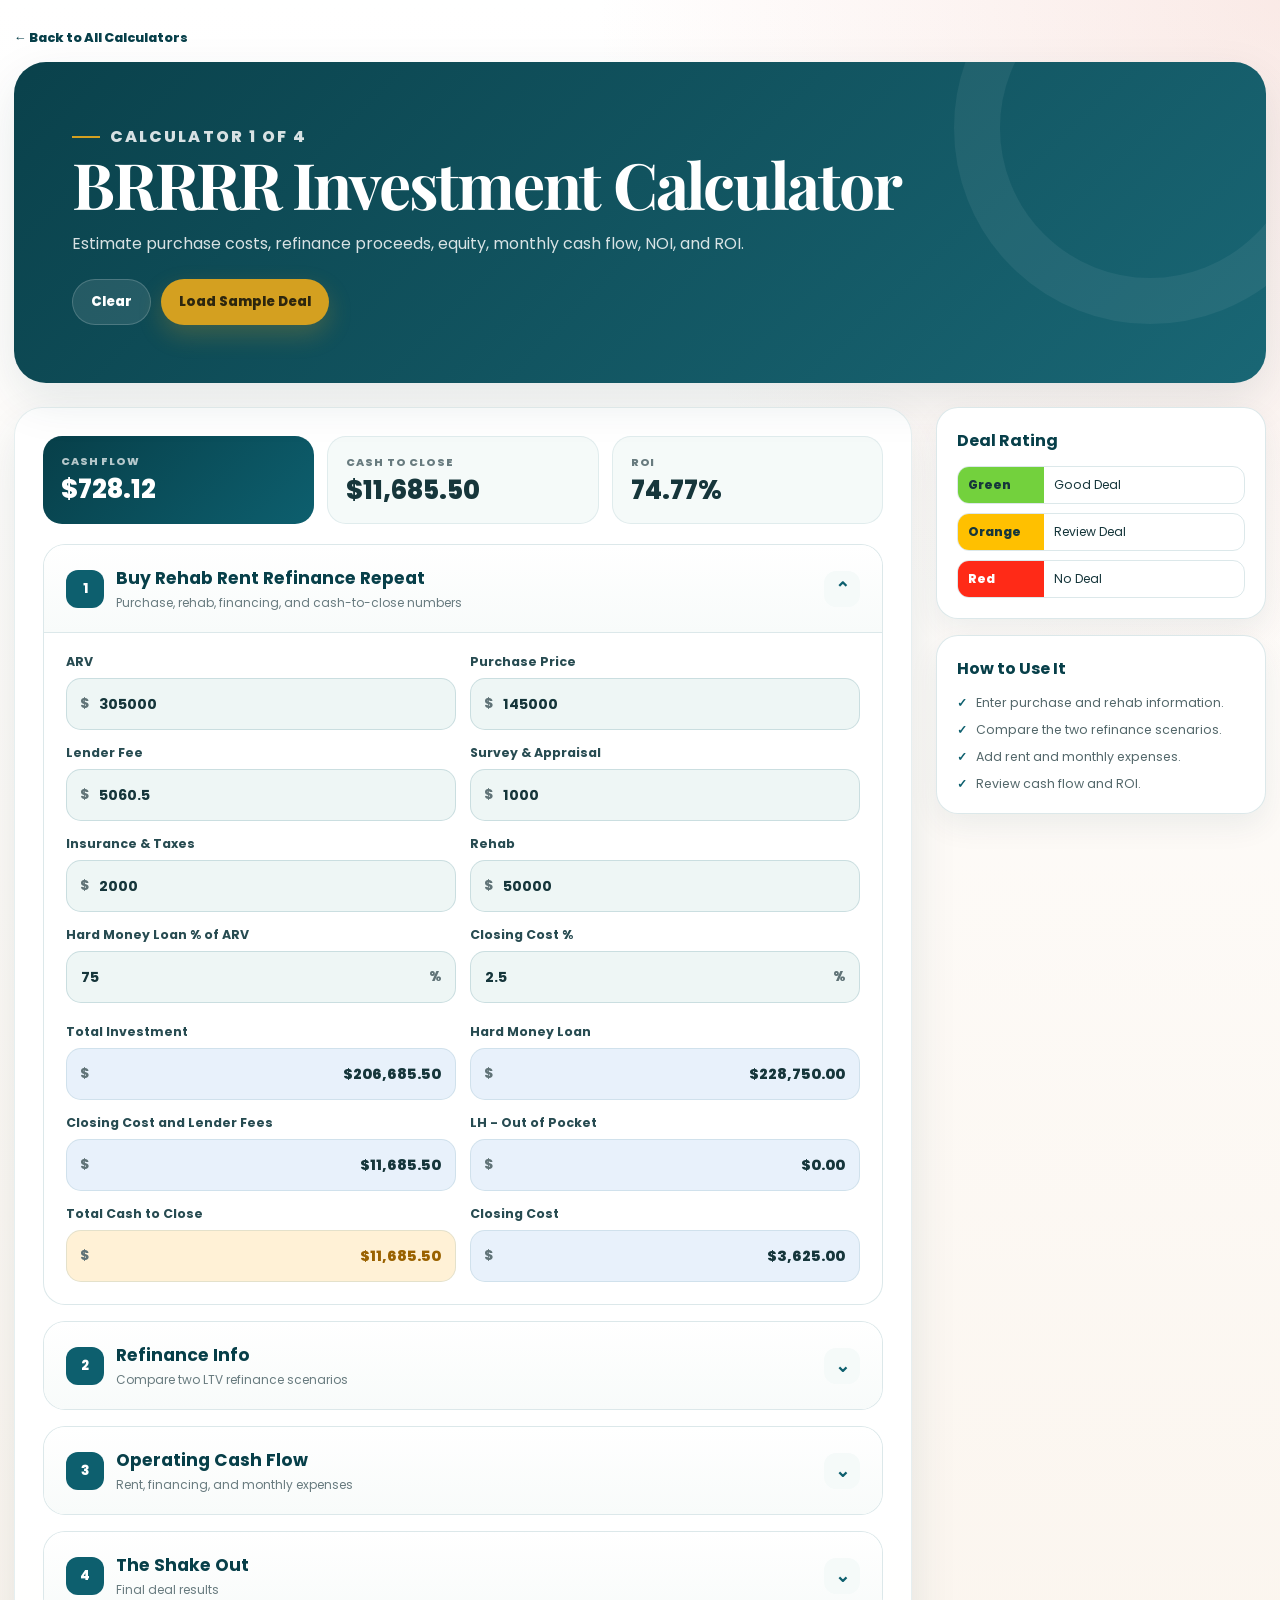
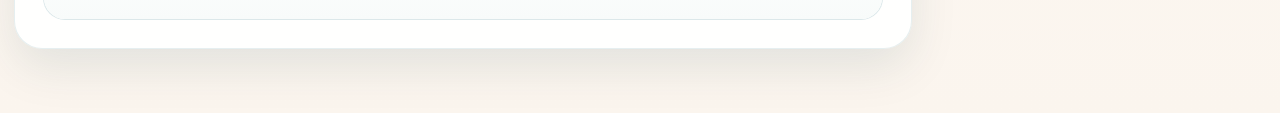
<file: brrrr.html>
<!DOCTYPE html>
<html lang="en">
<head>

<meta charset="UTF-8">
<meta name="viewport" content="width=device-width, initial-scale=1.0">
<meta name="theme-color" content="#0d5f6e">
<link rel="manifest" href="./manifest.webmanifest">
<link rel="apple-touch-icon" href="./icons/apple-touch-icon.png">
<link rel="preconnect" href="https://fonts.googleapis.com">
<link rel="preconnect" href="https://fonts.gstatic.com" crossorigin>
<link href="https://fonts.googleapis.com/css2?family=Playfair+Display:wght@700&family=Poppins:wght@400;500;600;700;800&display=swap" rel="stylesheet">
<link rel="stylesheet" href="./styles.css">

<title>BRRRR Investment Calculator</title>
</head>
<body>

<main class="app-page">
  <a class="back-link" href="./index.html">← Back to All Calculators</a>

  <section class="hero">
    <p class="eyebrow">Calculator 1 of 4</p>
    <h1>BRRRR Investment Calculator</h1>
    <p>Estimate purchase costs, refinance proceeds, equity, monthly cash flow, NOI, and ROI.</p>
    <div class="hero-actions">
      <button class="btn btn-light" id="clearBtn" type="button">Clear</button>
      <button class="btn btn-primary" id="sampleBtn" type="button">Load Sample Deal</button>
    </div>
  </section>

  <div class="calculator-layout">
    <section class="main-card">
      <div class="top-summary">
        <div class="summary-box primary">
          <span class="summary-label">Cash Flow</span>
          <strong class="summary-value" id="summaryCashFlow">$0.00</strong>
        </div>
        <div class="summary-box">
          <span class="summary-label">Cash to Close</span>
          <strong class="summary-value" id="summaryCashToClose">$0.00</strong>
        </div>
        <div class="summary-box">
          <span class="summary-label">ROI</span>
          <strong class="summary-value" id="summaryRoi">0.00%</strong>
        </div>
      </div>

      <details class="calc-section" open>
        <summary>
          <div class="section-head">
            <span class="section-num">1</span>
            <div><h2>Buy Rehab Rent Refinance Repeat</h2><p>Purchase, rehab, financing, and cash-to-close numbers</p></div>
          </div>
          <span class="caret">⌄</span>
        </summary>
        <div class="section-body">
          <div class="grid-2">
            <div class="field"><label>ARV</label><div class="input-wrap"><span class="symbol-left">$</span><input class="has-left" id="arv" type="number" value="305000"></div></div>
            <div class="field"><label>Purchase Price</label><div class="input-wrap"><span class="symbol-left">$</span><input class="has-left" id="purchasePrice" type="number" value="145000"></div></div>
            <div class="field"><label>Lender Fee</label><div class="input-wrap"><span class="symbol-left">$</span><input class="has-left" id="lenderFee" type="number" value="5060.50"></div></div>
            <div class="field"><label>Survey & Appraisal</label><div class="input-wrap"><span class="symbol-left">$</span><input class="has-left" id="surveyAppraisal" type="number" value="1000"></div></div>
            <div class="field"><label>Insurance & Taxes</label><div class="input-wrap"><span class="symbol-left">$</span><input class="has-left" id="additionalCosts" type="number" value="2000"></div></div>
            <div class="field"><label>Rehab</label><div class="input-wrap"><span class="symbol-left">$</span><input class="has-left" id="rehab" type="number" value="50000"></div></div>
            <div class="field"><label>Hard Money Loan % of ARV</label><div class="input-wrap"><input class="has-right" id="hardMoneyPercent" type="number" value="75"><span class="symbol-right">%</span></div></div>
            <div class="field"><label>Closing Cost %</label><div class="input-wrap"><input class="has-right" id="closingCostPercent" type="number" value="2.5"><span class="symbol-right">%</span></div></div>
          </div>

          <div class="grid-2">
            <div class="result-item"><span class="result-label">Total Investment</span><div class="output-wrap"><span class="symbol-left">$</span><div class="output money" id="totalInvestment">$0.00</div></div></div>
            <div class="result-item"><span class="result-label">Hard Money Loan</span><div class="output-wrap"><span class="symbol-left">$</span><div class="output money" id="hardMoneyLoan">$0.00</div></div></div>
            <div class="result-item"><span class="result-label">Closing Cost and Lender Fees</span><div class="output-wrap"><span class="symbol-left">$</span><div class="output money" id="closingAndFees">$0.00</div></div></div>
            <div class="result-item"><span class="result-label">LH - Out of Pocket</span><div class="output-wrap"><span class="symbol-left">$</span><div class="output money" id="outOfPocket">$0.00</div></div></div>
            <div class="result-item"><span class="result-label">Total Cash to Close</span><div class="output-wrap"><span class="symbol-left">$</span><div class="output money orange" id="cashToClose">$0.00</div></div></div>
            <div class="result-item"><span class="result-label">Closing Cost</span><div class="output-wrap"><span class="symbol-left">$</span><div class="output money" id="closingCost">$0.00</div></div></div>
          </div>
        </div>
      </details>

      <details class="calc-section">
        <summary>
          <div class="section-head">
            <span class="section-num">2</span>
            <div><h2>Refinance Info</h2><p>Compare two LTV refinance scenarios</p></div>
          </div>
          <span class="caret">⌄</span>
        </summary>
        <div class="section-body">
          <div class="grid-2">
            <div class="field"><label>Cost to Refinance</label><div class="input-wrap"><span class="symbol-left">$</span><input class="has-left" id="refiCost" type="number" value="6600"></div></div>
            <div class="field"><label>Holding %</label><div class="input-wrap"><input class="has-right" id="holdingPercent" type="number" value="4"><span class="symbol-right">%</span></div></div>
            <div class="field"><label>LTV Scenario 1</label><div class="input-wrap"><input class="has-right" id="ltv75" type="number" value="75"><span class="symbol-right">%</span></div></div>
            <div class="field"><label>LTV Scenario 2</label><div class="input-wrap"><input class="has-right" id="ltv80" type="number" value="80"><span class="symbol-right">%</span></div></div>
          </div>

          <div class="grid-2">
            <div class="result-item"><span class="result-label">Holding Cost</span><div class="output-wrap"><span class="symbol-left">$</span><div class="output money" id="holdingCost">$0.00</div></div></div>
            <div class="result-item"><span class="result-label">Scenario 1 Loan</span><div class="output-wrap"><span class="symbol-left">$</span><div class="output money" id="ltv75Loan">$0.00</div></div></div>
            <div class="result-item"><span class="result-label">Scenario 2 Loan</span><div class="output-wrap"><span class="symbol-left">$</span><div class="output money" id="ltv80Loan">$0.00</div></div></div>
            <div class="result-item"><span class="result-label">Scenario 1 Cash In / Cash Back</span><div class="output-wrap"><span class="symbol-left">$</span><div class="output money green" id="cashBack75">$0.00</div></div></div>
            <div class="result-item"><span class="result-label">Scenario 2 Cash In / Cash Back</span><div class="output-wrap"><span class="symbol-left">$</span><div class="output money green" id="cashBack80">$0.00</div></div></div>
            <div class="result-item"><span class="result-label">Scenario 1 Equity</span><div class="output-wrap"><span class="symbol-left">$</span><div class="output money" id="equity75">$0.00</div></div></div>
            <div class="result-item"><span class="result-label">Scenario 2 Equity</span><div class="output-wrap"><span class="symbol-left">$</span><div class="output money" id="equity80">$0.00</div></div></div>
          </div>
        </div>
      </details>

      <details class="calc-section">
        <summary>
          <div class="section-head">
            <span class="section-num">3</span>
            <div><h2>Operating Cash Flow</h2><p>Rent, financing, and monthly expenses</p></div>
          </div>
          <span class="caret">⌄</span>
        </summary>
        <div class="section-body">
          <div class="grid-2">
            <div class="field"><label>Market Rent</label><div class="input-wrap"><span class="symbol-left">$</span><input class="has-left" id="marketRent" type="number" value="2500"></div></div>
            <div class="field"><label>Interest Rate</label><div class="input-wrap"><input class="has-right" id="interestRate" type="number" value="7"><span class="symbol-right">%</span></div></div>
            <div class="field"><label>Term</label><div class="input-wrap"><input class="has-right" id="termYears" type="number" value="30"><span class="symbol-right">yrs</span></div></div>
            <div class="field"><label>Taxes</label><div class="input-wrap"><span class="symbol-left">$</span><input class="has-left" id="monthlyTaxes" type="number" value="100"></div></div>
            <div class="field"><label>Insurance</label><div class="input-wrap"><span class="symbol-left">$</span><input class="has-left" id="monthlyInsurance" type="number" value="150"></div></div>
            <div class="field"><label>HOA</label><div class="input-wrap"><span class="symbol-left">$</span><input class="has-left" id="monthlyHoa" type="number" value="0"></div></div>
          </div>

          <div class="grid-2">
            <div class="result-item"><span class="result-label">Principal & Interest</span><div class="output-wrap"><span class="symbol-left">$</span><div class="output money" id="principalInterest">$0.00</div></div></div>
            <div class="result-item"><span class="result-label">Total Monthly Expenses</span><div class="output-wrap"><span class="symbol-left">$</span><div class="output money" id="totalExpenses">$0.00</div></div></div>
          </div>
        </div>
      </details>

      <details class="calc-section">
        <summary>
          <div class="section-head">
            <span class="section-num">4</span>
            <div><h2>The Shake Out</h2><p>Final deal results</p></div>
          </div>
          <span class="caret">⌄</span>
        </summary>
        <div class="section-body">
          <div class="grid-2">
            <div class="result-item"><span class="result-label">Cash Flow</span><div class="output-wrap"><span class="symbol-left">$</span><div class="output money" id="cashFlow">$0.00</div></div></div>
            <div class="result-item"><span class="result-label">NOI</span><div class="output-wrap"><span class="symbol-left">$</span><div class="output money" id="noi">$0.00</div></div></div>
            <div class="result-item"><span class="result-label">Market Value</span><div class="output-wrap"><span class="symbol-left">$</span><div class="output money" id="marketValue">$0.00</div></div></div>
            <div class="result-item"><span class="result-label">ROI</span><div class="output" id="roi">0.00%</div></div>
          </div>
          <div class="status-pill status-orange" id="dealStatus">Review the deal.</div>
          <div class="action-grid">
            <button class="btn btn-outline" id="copyBtn" type="button">Copy Summary</button>
            <button class="btn btn-outline" id="printBtn" type="button">Print / Save PDF</button>
            <button class="btn btn-outline" id="saveBtn" type="button">Save Deal</button>
            <button class="btn btn-primary" id="shareBtn" type="button">Copy Share Link</button>
          </div>
        </div>
      </details>
    </section>

    <aside class="sidebar">
      <div class="side-card">
        <h3>Deal Rating</h3>
        <div class="legend">
          <div class="legend-item legend-good"><span>Green</span><span>Good Deal</span></div>
          <div class="legend-item legend-bad"><span>Orange</span><span>Review Deal</span></div>
          <div class="legend-item legend-no"><span>Red</span><span>No Deal</span></div>
        </div>
      </div>
      <div class="side-card">
        <h3>How to Use It</h3>
        <ul class="tip-list">
          <li>Enter purchase and rehab information.</li>
          <li>Compare the two refinance scenarios.</li>
          <li>Add rent and monthly expenses.</li>
          <li>Review cash flow and ROI.</li>
        </ul>
      </div>
    </aside>
  </div>
</main>
<div class="toast" id="toast" role="status" aria-live="polite"></div>

<script src="./common.js"></script>
<script src="./calc-utils.js"></script>
<script>
const sample={arv:305000,purchasePrice:145000,lenderFee:5060.50,surveyAppraisal:1000,additionalCosts:2000,rehab:50000,hardMoneyPercent:75,closingCostPercent:2.5,refiCost:6600,holdingPercent:4,ltv75:75,ltv80:80,marketRent:2500,interestRate:7,termYears:30,monthlyTaxes:100,monthlyInsurance:150,monthlyHoa:0};
const ids=Object.keys(sample);
function calculate(){
  const arv=n("arv"),purchase=n("purchasePrice"),lender=n("lenderFee"),survey=n("surveyAppraisal"),additional=n("additionalCosts"),rehab=n("rehab");
  const hardPct=n("hardMoneyPercent"),closePct=n("closingCostPercent"),refi=n("refiCost"),holdPct=n("holdingPercent"),ltv1=n("ltv75"),ltv2=n("ltv80");
  const rent=n("marketRent"),rate=n("interestRate"),years=n("termYears"),tax=n("monthlyTaxes"),ins=n("monthlyInsurance"),hoa=n("monthlyHoa");
  const closing=purchase*(closePct/100);
  const closeFees=lender+closing+survey+additional;
  const total=purchase+lender+closing+survey+additional+rehab;
  const hard=arv*(hardPct/100);
  const oop=Math.max(0,(purchase+rehab)-hard);
  const cashClose=closeFees+oop;
  const holding=total*(holdPct/100);
  const loan1=arv*(ltv1/100),loan2=arv*(ltv2/100);
  const basis=total+refi+holding;
  const cash1=loan1-basis,cash2=loan2-basis;
  const eq1=arv-loan1,eq2=arv-loan2;
  const pi=monthlyPayment(loan1,rate,years);
  const expenses=pi+tax+ins+hoa;
  const cashFlow=rent-expenses;
  const noi=cashFlow*12;
  const roi=cashClose>0?(noi/cashClose)*100:0;

  setText("closingCost",money(closing));
  setText("totalInvestment",money(total));
  setText("hardMoneyLoan",money(hard));
  setText("closingAndFees",money(closeFees));
  setText("outOfPocket",money(oop));
  setText("cashToClose",money(cashClose));
  setText("holdingCost",money(holding));
  setText("ltv75Loan",money(loan1));
  setText("ltv80Loan",money(loan2));
  setText("cashBack75",money(cash1));
  setText("cashBack80",money(cash2));
  setText("equity75",money(eq1));
  setText("equity80",money(eq2));
  setText("principalInterest",money(pi));
  setText("totalExpenses",money(expenses));
  setText("cashFlow",money(cashFlow));
  setText("noi",money(noi));
  setText("marketValue",money(arv));
  setText("roi",roi.toFixed(2)+"%");
  setText("summaryCashFlow",money(cashFlow));
  setText("summaryCashToClose",money(cashClose));
  setText("summaryRoi",roi.toFixed(2)+"%");

  const status=$("dealStatus");
  status.className="status-pill";
  if(cashFlow>=300){
    status.classList.add("status-green");
    status.textContent="Good Deal — Strong Positive Monthly Cash Flow";
  }else if(cashFlow>=0){
    status.classList.add("status-orange");
    status.textContent="Review Deal — Positive but Limited Cash Flow";
  }else{
    status.classList.add("status-red");
    status.textContent="No Deal — Negative Monthly Cash Flow";
  }

  window.deal={arv,purchase,rehab,total,cashClose,loan1,loan2,cash1,cash2,eq1,eq2,rent,expenses,cashFlow,noi,roi};
}
function populate(v){ids.forEach(id=>$(id).value=v[id]);calculate()}
function summary(){
  const d=window.deal;
  return [
    "BRRRR DEAL SUMMARY",
    "ARV: "+money(d.arv),
    "Purchase Price: "+money(d.purchase),
    "Rehab: "+money(d.rehab),
    "Total Investment: "+money(d.total),
    "Cash to Close: "+money(d.cashClose),
    "Scenario 1 Loan: "+money(d.loan1),
    "Scenario 2 Loan: "+money(d.loan2),
    "Scenario 1 Cash In / Cash Back: "+money(d.cash1),
    "Scenario 2 Cash In / Cash Back: "+money(d.cash2),
    "Scenario 1 Equity: "+money(d.eq1),
    "Scenario 2 Equity: "+money(d.eq2),
    "Market Rent: "+money(d.rent),
    "Monthly Expenses: "+money(d.expenses),
    "Monthly Cash Flow: "+money(d.cashFlow),
    "NOI: "+money(d.noi),
    "ROI: "+d.roi.toFixed(2)+"%"
  ].join("\n");
}
ids.forEach(id=>$(id).addEventListener("input",calculate));
$("sampleBtn").onclick=()=>{populate(sample);showToast("Sample deal loaded.")};
$("clearBtn").onclick=()=>{const blank={};ids.forEach(id=>blank[id]=0);blank.termYears=30;populate(blank);showToast("Calculator cleared.")};
$("saveBtn").onclick=()=>saveInputs("deba-brrrr",ids);
$("copyBtn").onclick=()=>copyText(summary(),"Summary copied.");
$("shareBtn").onclick=()=>copyText(shareLink(ids),"Share link copied.");
$("printBtn").onclick=()=>window.print();
if(!applyQuery(ids)&&!loadInputs("deba-brrrr",ids))populate(sample);else calculate();
</script>
</body>
</html>
</file>
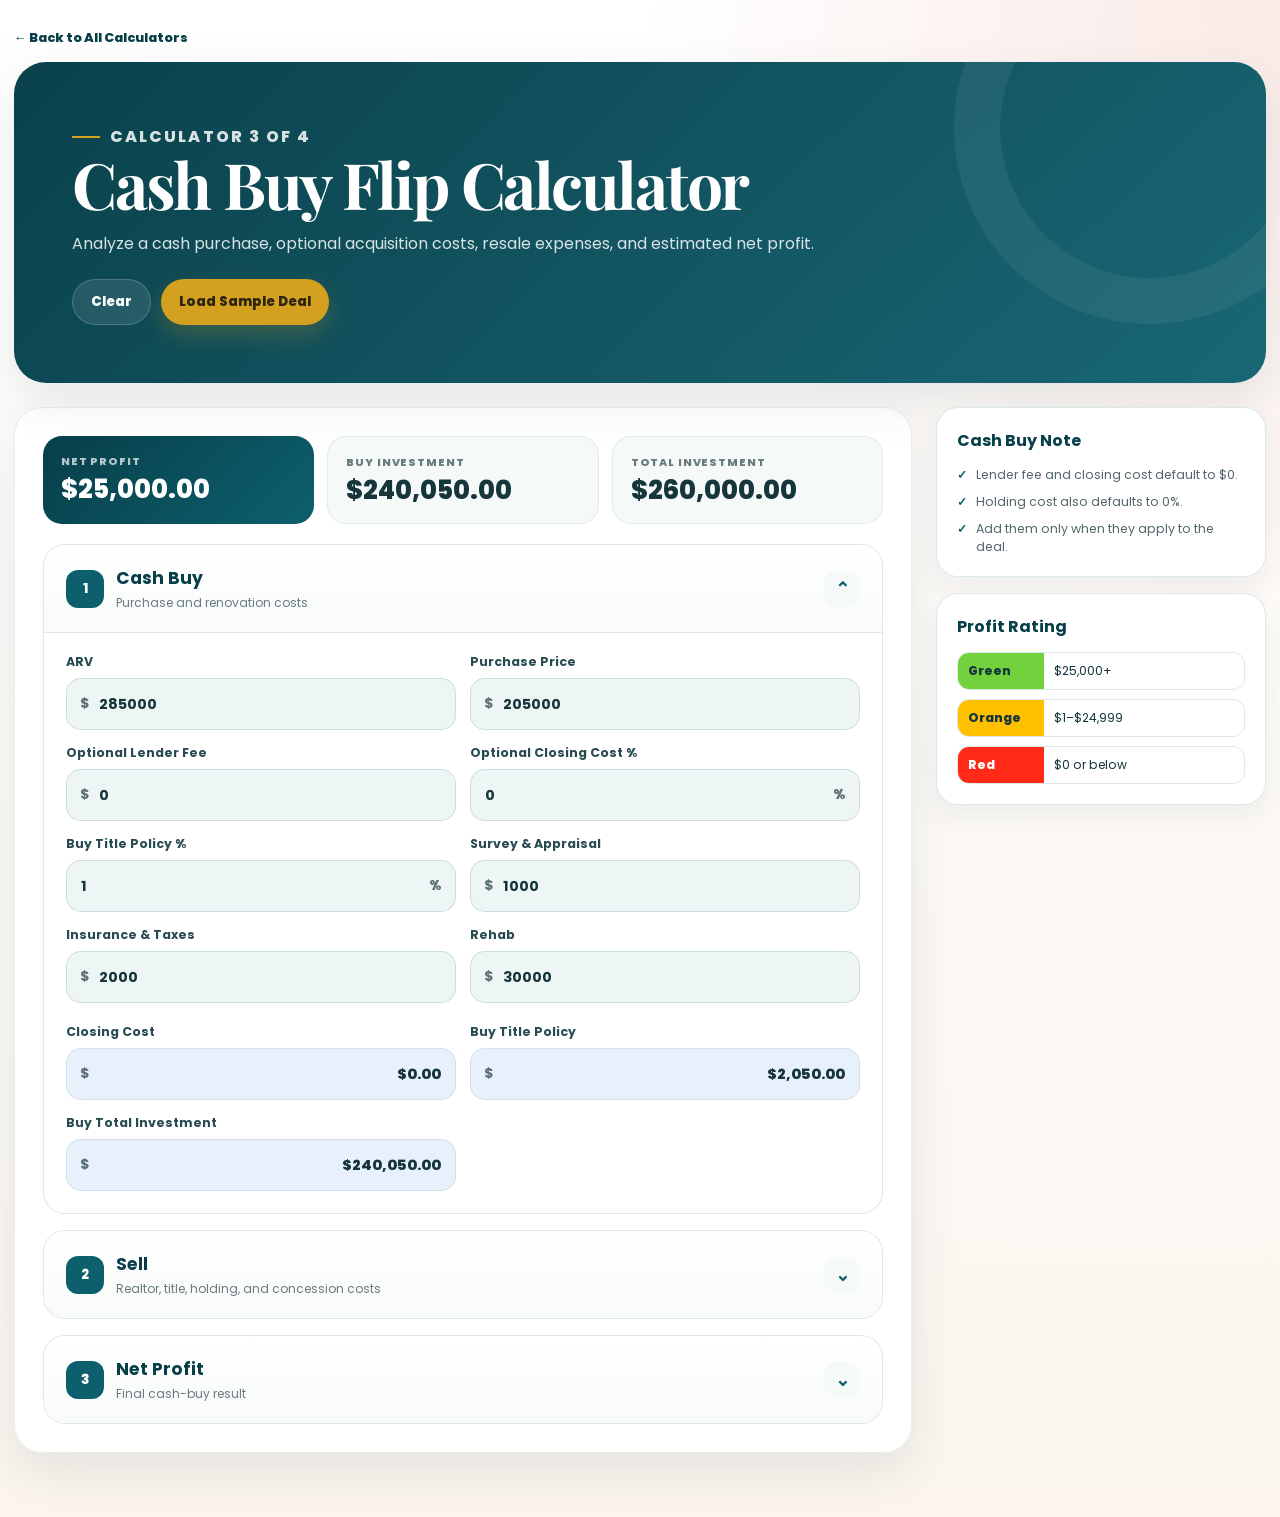
<file: cash-buy.html>
<!DOCTYPE html>
<html lang="en">
<head>

<meta charset="UTF-8">
<meta name="viewport" content="width=device-width, initial-scale=1.0">
<meta name="theme-color" content="#0d5f6e">
<link rel="manifest" href="./manifest.webmanifest">
<link rel="apple-touch-icon" href="./icons/apple-touch-icon.png">
<link rel="preconnect" href="https://fonts.googleapis.com">
<link rel="preconnect" href="https://fonts.gstatic.com" crossorigin>
<link href="https://fonts.googleapis.com/css2?family=Playfair+Display:wght@700&family=Poppins:wght@400;500;600;700;800&display=swap" rel="stylesheet">
<link rel="stylesheet" href="./styles.css">

<title>Cash Buy Flip Calculator</title>
</head>
<body>

<main class="app-page">
  <a class="back-link" href="./index.html">← Back to All Calculators</a>

  <section class="hero">
    <p class="eyebrow">Calculator 3 of 4</p>
    <h1>Cash Buy Flip Calculator</h1>
    <p>Analyze a cash purchase, optional acquisition costs, resale expenses, and estimated net profit.</p>
    <div class="hero-actions">
      <button class="btn btn-light" id="clearBtn" type="button">Clear</button>
      <button class="btn btn-primary" id="sampleBtn" type="button">Load Sample Deal</button>
    </div>
  </section>

  <div class="calculator-layout">
    <section class="main-card">
      <div class="top-summary">
        <div class="summary-box primary"><span class="summary-label">Net Profit</span><strong class="summary-value" id="summaryProfit">$0.00</strong></div>
        <div class="summary-box"><span class="summary-label">Buy Investment</span><strong class="summary-value" id="summaryBuy">$0.00</strong></div>
        <div class="summary-box"><span class="summary-label">Total Investment</span><strong class="summary-value" id="summaryTotal">$0.00</strong></div>
      </div>

      <details class="calc-section" open>
        <summary>
          <div class="section-head"><span class="section-num">1</span><div><h2>Cash Buy</h2><p>Purchase and renovation costs</p></div></div>
          <span class="caret">⌄</span>
        </summary>
        <div class="section-body">
          <div class="grid-2">
            <div class="field"><label>ARV</label><div class="input-wrap"><span class="symbol-left">$</span><input class="has-left" id="arv" type="number" value="285000"></div></div>
            <div class="field"><label>Purchase Price</label><div class="input-wrap"><span class="symbol-left">$</span><input class="has-left" id="purchasePrice" type="number" value="205000"></div></div>
            <div class="field"><label>Optional Lender Fee</label><div class="input-wrap"><span class="symbol-left">$</span><input class="has-left" id="lenderFee" type="number" value="0"></div></div>
            <div class="field"><label>Optional Closing Cost %</label><div class="input-wrap"><input class="has-right" id="closingCostPercent" type="number" value="0"><span class="symbol-right">%</span></div></div>
            <div class="field"><label>Buy Title Policy %</label><div class="input-wrap"><input class="has-right" id="buyTitlePercent" type="number" value="1"><span class="symbol-right">%</span></div></div>
            <div class="field"><label>Survey & Appraisal</label><div class="input-wrap"><span class="symbol-left">$</span><input class="has-left" id="survey" type="number" value="1000"></div></div>
            <div class="field"><label>Insurance & Taxes</label><div class="input-wrap"><span class="symbol-left">$</span><input class="has-left" id="additional" type="number" value="2000"></div></div>
            <div class="field"><label>Rehab</label><div class="input-wrap"><span class="symbol-left">$</span><input class="has-left" id="rehab" type="number" value="30000"></div></div>
          </div>

          <div class="grid-2">
            <div class="result-item"><span class="result-label">Closing Cost</span><div class="output-wrap"><span class="symbol-left">$</span><div class="output money" id="closingCost">$0.00</div></div></div>
            <div class="result-item"><span class="result-label">Buy Title Policy</span><div class="output-wrap"><span class="symbol-left">$</span><div class="output money" id="buyTitle">$0.00</div></div></div>
            <div class="result-item"><span class="result-label">Buy Total Investment</span><div class="output-wrap"><span class="symbol-left">$</span><div class="output money" id="buyInvestment">$0.00</div></div></div>
          </div>
        </div>
      </details>

      <details class="calc-section">
        <summary>
          <div class="section-head"><span class="section-num">2</span><div><h2>Sell</h2><p>Realtor, title, holding, and concession costs</p></div></div>
          <span class="caret">⌄</span>
        </summary>
        <div class="section-body">
          <div class="grid-2">
            <div class="field"><label>Realtor Fees %</label><div class="input-wrap"><input class="has-right" id="realtorPercent" type="number" value="6"><span class="symbol-right">%</span></div></div>
            <div class="field"><label>Sale Title Policy %</label><div class="input-wrap"><input class="has-right" id="saleTitlePercent" type="number" value="1"><span class="symbol-right">%</span></div></div>
            <div class="field"><label>Optional Holding Fees % of Purchase + Rehab</label><div class="input-wrap"><input class="has-right" id="holdingPercent" type="number" value="0"><span class="symbol-right">%</span></div></div>
            <div class="field"><label>Seller Concessions</label><div class="input-wrap"><span class="symbol-left">$</span><input class="has-left" id="sellerConcessions" type="number" value="0"></div></div>
          </div>

          <div class="grid-2">
            <div class="result-item"><span class="result-label">Realtor Fees</span><div class="output-wrap"><span class="symbol-left">$</span><div class="output money" id="realtorFees">$0.00</div></div></div>
            <div class="result-item"><span class="result-label">Sale Title Policy</span><div class="output-wrap"><span class="symbol-left">$</span><div class="output money" id="saleTitle">$0.00</div></div></div>
            <div class="result-item"><span class="result-label">Holding Fees</span><div class="output-wrap"><span class="symbol-left">$</span><div class="output money" id="holdingFees">$0.00</div></div></div>
            <div class="result-item"><span class="result-label">Selling Cost Total</span><div class="output-wrap"><span class="symbol-left">$</span><div class="output money" id="sellingCosts">$0.00</div></div></div>
          </div>
        </div>
      </details>

      <details class="calc-section">
        <summary>
          <div class="section-head"><span class="section-num">3</span><div><h2>Net Profit</h2><p>Final cash-buy result</p></div></div>
          <span class="caret">⌄</span>
        </summary>
        <div class="section-body">
          <div class="grid-2">
            <div class="result-item"><span class="result-label">ARV</span><div class="output-wrap"><span class="symbol-left">$</span><div class="output money" id="resultArv">$0.00</div></div></div>
            <div class="result-item"><span class="result-label">Total Investment</span><div class="output-wrap"><span class="symbol-left">$</span><div class="output money" id="totalInvestment">$0.00</div></div></div>
            <div class="result-item"><span class="result-label">Net Profit</span><div class="output-wrap"><span class="symbol-left">$</span><div class="output money green" id="netProfit">$0.00</div></div></div>
          </div>
          <div class="status-pill status-orange" id="dealStatus">Review the deal.</div>
          <div class="action-grid">
            <button class="btn btn-outline" id="copyBtn" type="button">Copy Summary</button>
            <button class="btn btn-outline" id="printBtn" type="button">Print / Save PDF</button>
            <button class="btn btn-outline" id="saveBtn" type="button">Save Deal</button>
            <button class="btn btn-primary" id="shareBtn" type="button">Copy Share Link</button>
          </div>
        </div>
      </details>
    </section>

    <aside class="sidebar">
      <div class="side-card">
        <h3>Cash Buy Note</h3>
        <ul class="tip-list">
          <li>Lender fee and closing cost default to $0.</li>
          <li>Holding cost also defaults to 0%.</li>
          <li>Add them only when they apply to the deal.</li>
        </ul>
      </div>
      <div class="side-card">
        <h3>Profit Rating</h3>
        <div class="legend">
          <div class="legend-item legend-good"><span>Green</span><span>$25,000+</span></div>
          <div class="legend-item legend-bad"><span>Orange</span><span>$1–$24,999</span></div>
          <div class="legend-item legend-no"><span>Red</span><span>$0 or below</span></div>
        </div>
      </div>
    </aside>
  </div>
</main>
<div class="toast" id="toast" role="status" aria-live="polite"></div>

<script src="./common.js"></script>
<script src="./calc-utils.js"></script>
<script>
const sample={arv:285000,purchasePrice:205000,lenderFee:0,closingCostPercent:0,buyTitlePercent:1,survey:1000,additional:2000,rehab:30000,realtorPercent:6,saleTitlePercent:1,holdingPercent:0,sellerConcessions:0};
const ids=Object.keys(sample);

function calculate(){
  const arv=n("arv"),purchase=n("purchasePrice"),lender=n("lenderFee"),closePct=n("closingCostPercent");
  const buyTitlePct=n("buyTitlePercent"),survey=n("survey"),additional=n("additional"),rehab=n("rehab");
  const realtorPct=n("realtorPercent"),saleTitlePct=n("saleTitlePercent"),holdingPct=n("holdingPercent"),concessions=n("sellerConcessions");

  const closing=purchase*(closePct/100);
  const buyTitle=purchase*(buyTitlePct/100);
  const buyInvestment=purchase+lender+closing+buyTitle+survey+additional+rehab;

  const realtor=arv*(realtorPct/100);
  const saleTitle=arv*(saleTitlePct/100);
  const holding=(purchase+rehab)*(holdingPct/100);
  const selling=realtor+saleTitle+holding+concessions;
  const total=buyInvestment+selling;
  const profit=arv-total;

  setText("closingCost",money(closing));
  setText("buyTitle",money(buyTitle));
  setText("buyInvestment",money(buyInvestment));
  setText("realtorFees",money(realtor));
  setText("saleTitle",money(saleTitle));
  setText("holdingFees",money(holding));
  setText("sellingCosts",money(selling));
  setText("resultArv",money(arv));
  setText("totalInvestment",money(total));
  setText("netProfit",money(profit));
  setText("summaryProfit",money(profit));
  setText("summaryBuy",money(buyInvestment));
  setText("summaryTotal",money(total));

  const status=$("dealStatus");
  status.className="status-pill";
  if(profit>=25000){
    status.classList.add("status-green");
    status.textContent="Good Deal — Estimated Profit Meets the Target";
  }else if(profit>0){
    status.classList.add("status-orange");
    status.textContent="Review Deal — Positive but Limited Profit";
  }else{
    status.classList.add("status-red");
    status.textContent="No Deal — Estimated Profit Is Zero or Negative";
  }

  window.deal={arv,purchase,rehab,buyInvestment,selling,total,profit};
}

function populate(v){ids.forEach(id=>$(id).value=v[id]);calculate()}

function summary(){
  const d=window.deal;
  return [
    "CASH BUY FLIP SUMMARY",
    "ARV: "+money(d.arv),
    "Purchase Price: "+money(d.purchase),
    "Rehab: "+money(d.rehab),
    "Buy Total Investment: "+money(d.buyInvestment),
    "Selling Costs: "+money(d.selling),
    "Total Investment: "+money(d.total),
    "Net Profit: "+money(d.profit)
  ].join("\n");
}

ids.forEach(id=>$(id).addEventListener("input",calculate));
$("sampleBtn").onclick=()=>{populate(sample);showToast("Sample deal loaded.")};
$("clearBtn").onclick=()=>{const blank={};ids.forEach(id=>blank[id]=0);populate(blank);showToast("Calculator cleared.")};
$("saveBtn").onclick=()=>saveInputs("deba-cash-buy",ids);
$("copyBtn").onclick=()=>copyText(summary(),"Summary copied.");
$("shareBtn").onclick=()=>copyText(shareLink(ids),"Share link copied.");
$("printBtn").onclick=()=>window.print();

if(!applyQuery(ids)&&!loadInputs("deba-cash-buy",ids))populate(sample);
else calculate();
</script>
</body>
</html>
</file>
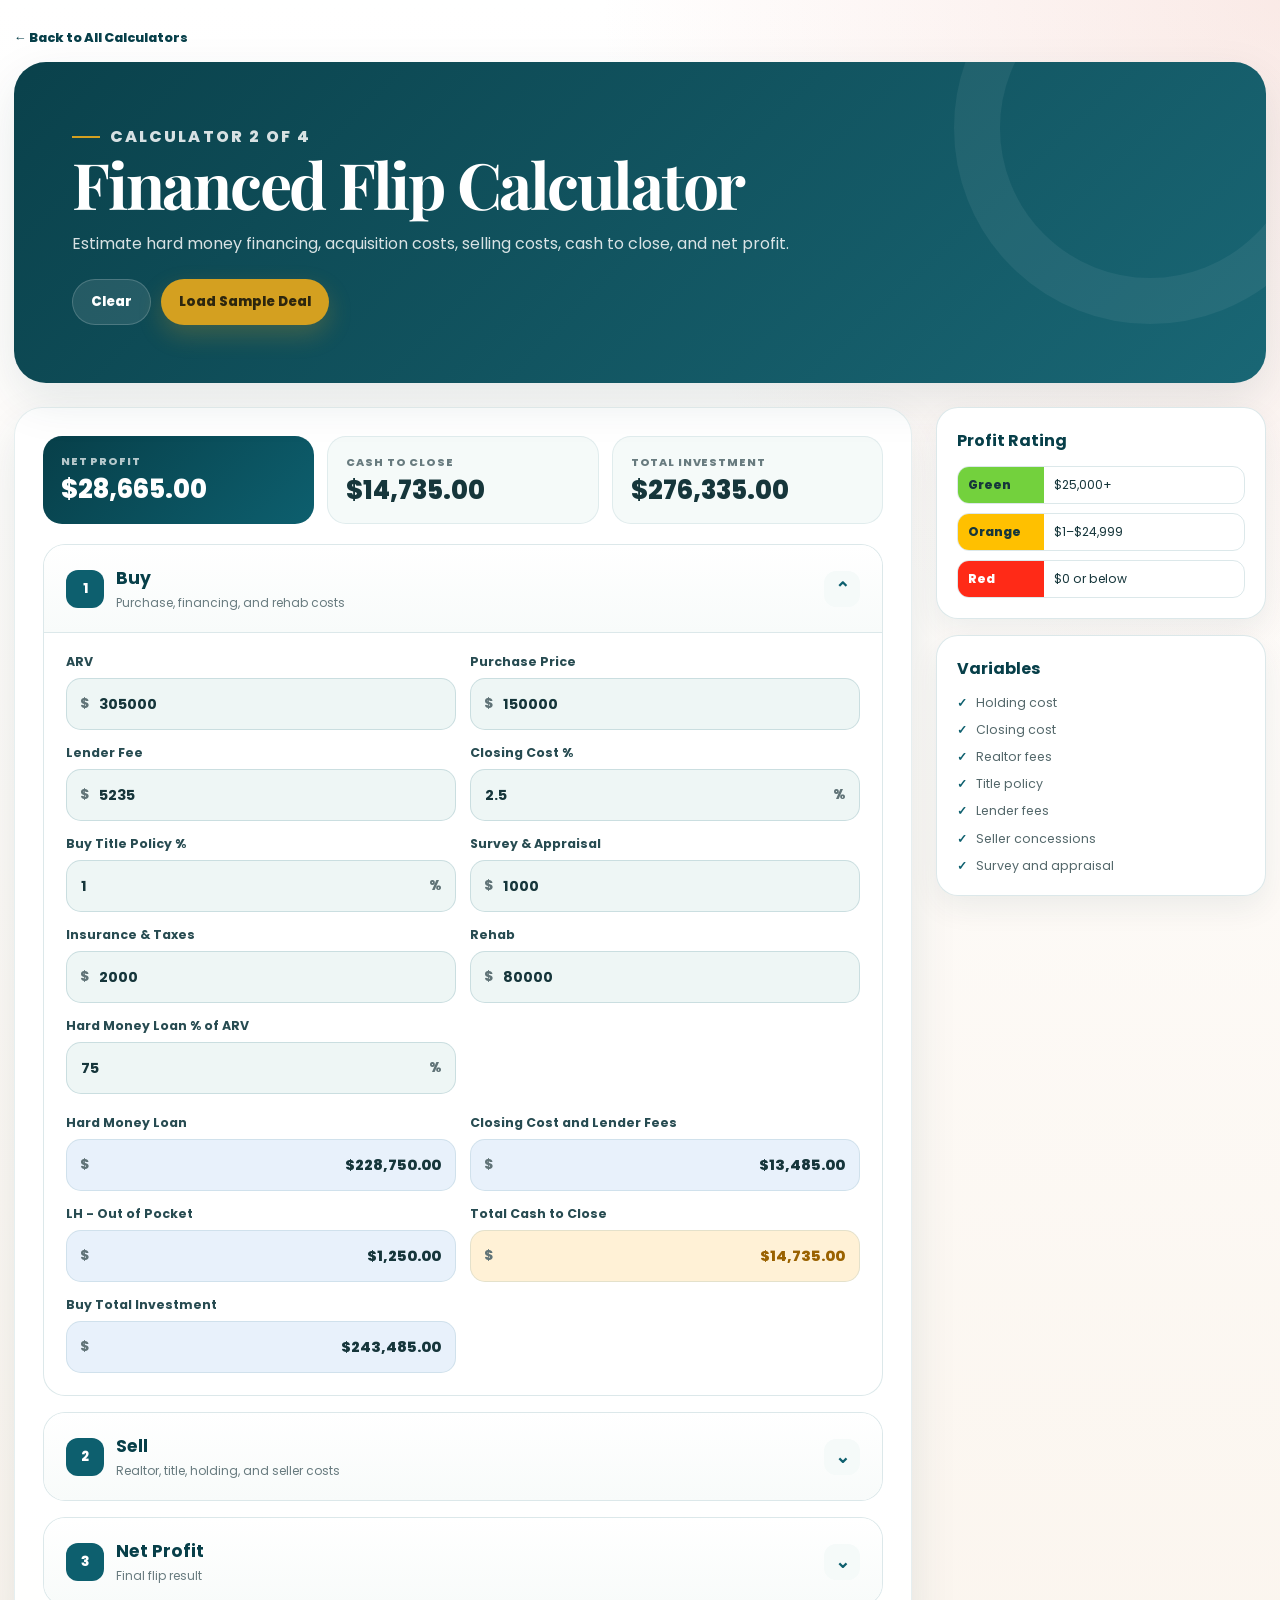
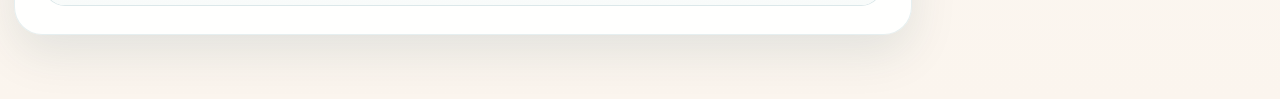
<file: financed-flip.html>
<!DOCTYPE html>
<html lang="en">
<head>

<meta charset="UTF-8">
<meta name="viewport" content="width=device-width, initial-scale=1.0">
<meta name="theme-color" content="#0d5f6e">
<link rel="manifest" href="./manifest.webmanifest">
<link rel="apple-touch-icon" href="./icons/apple-touch-icon.png">
<link rel="preconnect" href="https://fonts.googleapis.com">
<link rel="preconnect" href="https://fonts.gstatic.com" crossorigin>
<link href="https://fonts.googleapis.com/css2?family=Playfair+Display:wght@700&family=Poppins:wght@400;500;600;700;800&display=swap" rel="stylesheet">
<link rel="stylesheet" href="./styles.css">

<title>Financed Flip Calculator</title>
</head>
<body>

<main class="app-page">
  <a class="back-link" href="./index.html">← Back to All Calculators</a>

  <section class="hero">
    <p class="eyebrow">Calculator 2 of 4</p>
    <h1>Financed Flip Calculator</h1>
    <p>Estimate hard money financing, acquisition costs, selling costs, cash to close, and net profit.</p>
    <div class="hero-actions">
      <button class="btn btn-light" id="clearBtn" type="button">Clear</button>
      <button class="btn btn-primary" id="sampleBtn" type="button">Load Sample Deal</button>
    </div>
  </section>

  <div class="calculator-layout">
    <section class="main-card">
      <div class="top-summary">
        <div class="summary-box primary"><span class="summary-label">Net Profit</span><strong class="summary-value" id="summaryProfit">$0.00</strong></div>
        <div class="summary-box"><span class="summary-label">Cash to Close</span><strong class="summary-value" id="summaryCash">$0.00</strong></div>
        <div class="summary-box"><span class="summary-label">Total Investment</span><strong class="summary-value" id="summaryInvestment">$0.00</strong></div>
      </div>

      <details class="calc-section" open>
        <summary>
          <div class="section-head"><span class="section-num">1</span><div><h2>Buy</h2><p>Purchase, financing, and rehab costs</p></div></div>
          <span class="caret">⌄</span>
        </summary>
        <div class="section-body">
          <div class="grid-2">
            <div class="field"><label>ARV</label><div class="input-wrap"><span class="symbol-left">$</span><input class="has-left" id="arv" type="number" value="305000"></div></div>
            <div class="field"><label>Purchase Price</label><div class="input-wrap"><span class="symbol-left">$</span><input class="has-left" id="purchasePrice" type="number" value="150000"></div></div>
            <div class="field"><label>Lender Fee</label><div class="input-wrap"><span class="symbol-left">$</span><input class="has-left" id="lenderFee" type="number" value="5235"></div></div>
            <div class="field"><label>Closing Cost %</label><div class="input-wrap"><input class="has-right" id="closingCostPercent" type="number" value="2.5"><span class="symbol-right">%</span></div></div>
            <div class="field"><label>Buy Title Policy %</label><div class="input-wrap"><input class="has-right" id="buyTitlePercent" type="number" value="1"><span class="symbol-right">%</span></div></div>
            <div class="field"><label>Survey & Appraisal</label><div class="input-wrap"><span class="symbol-left">$</span><input class="has-left" id="survey" type="number" value="1000"></div></div>
            <div class="field"><label>Insurance & Taxes</label><div class="input-wrap"><span class="symbol-left">$</span><input class="has-left" id="additional" type="number" value="2000"></div></div>
            <div class="field"><label>Rehab</label><div class="input-wrap"><span class="symbol-left">$</span><input class="has-left" id="rehab" type="number" value="80000"></div></div>
            <div class="field"><label>Hard Money Loan % of ARV</label><div class="input-wrap"><input class="has-right" id="hardMoneyPercent" type="number" value="75"><span class="symbol-right">%</span></div></div>
          </div>

          <div class="grid-2">
            <div class="result-item"><span class="result-label">Hard Money Loan</span><div class="output-wrap"><span class="symbol-left">$</span><div class="output money" id="hardMoneyLoan">$0.00</div></div></div>
            <div class="result-item"><span class="result-label">Closing Cost and Lender Fees</span><div class="output-wrap"><span class="symbol-left">$</span><div class="output money" id="closingAndFees">$0.00</div></div></div>
            <div class="result-item"><span class="result-label">LH - Out of Pocket</span><div class="output-wrap"><span class="symbol-left">$</span><div class="output money" id="outOfPocket">$0.00</div></div></div>
            <div class="result-item"><span class="result-label">Total Cash to Close</span><div class="output-wrap"><span class="symbol-left">$</span><div class="output money orange" id="cashToClose">$0.00</div></div></div>
            <div class="result-item"><span class="result-label">Buy Total Investment</span><div class="output-wrap"><span class="symbol-left">$</span><div class="output money" id="buyInvestment">$0.00</div></div></div>
          </div>
        </div>
      </details>

      <details class="calc-section">
        <summary>
          <div class="section-head"><span class="section-num">2</span><div><h2>Sell</h2><p>Realtor, title, holding, and seller costs</p></div></div>
          <span class="caret">⌄</span>
        </summary>
        <div class="section-body">
          <div class="grid-2">
            <div class="field"><label>Realtor Fees %</label><div class="input-wrap"><input class="has-right" id="realtorPercent" type="number" value="6"><span class="symbol-right">%</span></div></div>
            <div class="field"><label>Sale Title Policy %</label><div class="input-wrap"><input class="has-right" id="saleTitlePercent" type="number" value="1"><span class="symbol-right">%</span></div></div>
            <div class="field"><label>Holding Fees % of Purchase + Rehab</label><div class="input-wrap"><input class="has-right" id="holdingPercent" type="number" value="5"><span class="symbol-right">%</span></div></div>
            <div class="field"><label>Seller Concessions</label><div class="input-wrap"><span class="symbol-left">$</span><input class="has-left" id="sellerConcessions" type="number" value="0"></div></div>
          </div>

          <div class="grid-2">
            <div class="result-item"><span class="result-label">Realtor Fees</span><div class="output-wrap"><span class="symbol-left">$</span><div class="output money" id="realtorFees">$0.00</div></div></div>
            <div class="result-item"><span class="result-label">Sale Title Policy</span><div class="output-wrap"><span class="symbol-left">$</span><div class="output money" id="saleTitle">$0.00</div></div></div>
            <div class="result-item"><span class="result-label">Holding Fees</span><div class="output-wrap"><span class="symbol-left">$</span><div class="output money" id="holdingFees">$0.00</div></div></div>
            <div class="result-item"><span class="result-label">Selling Cost Total</span><div class="output-wrap"><span class="symbol-left">$</span><div class="output money" id="sellingCosts">$0.00</div></div></div>
          </div>
        </div>
      </details>

      <details class="calc-section">
        <summary>
          <div class="section-head"><span class="section-num">3</span><div><h2>Net Profit</h2><p>Final flip result</p></div></div>
          <span class="caret">⌄</span>
        </summary>
        <div class="section-body">
          <div class="grid-2">
            <div class="result-item"><span class="result-label">ARV</span><div class="output-wrap"><span class="symbol-left">$</span><div class="output money" id="resultArv">$0.00</div></div></div>
            <div class="result-item"><span class="result-label">Total Investment</span><div class="output-wrap"><span class="symbol-left">$</span><div class="output money" id="totalInvestment">$0.00</div></div></div>
            <div class="result-item"><span class="result-label">Net Profit</span><div class="output-wrap"><span class="symbol-left">$</span><div class="output money green" id="netProfit">$0.00</div></div></div>
          </div>
          <div class="status-pill status-orange" id="dealStatus">Review the deal.</div>
          <div class="action-grid">
            <button class="btn btn-outline" id="copyBtn" type="button">Copy Summary</button>
            <button class="btn btn-outline" id="printBtn" type="button">Print / Save PDF</button>
            <button class="btn btn-outline" id="saveBtn" type="button">Save Deal</button>
            <button class="btn btn-primary" id="shareBtn" type="button">Copy Share Link</button>
          </div>
        </div>
      </details>
    </section>

    <aside class="sidebar">
      <div class="side-card">
        <h3>Profit Rating</h3>
        <div class="legend">
          <div class="legend-item legend-good"><span>Green</span><span>$25,000+</span></div>
          <div class="legend-item legend-bad"><span>Orange</span><span>$1–$24,999</span></div>
          <div class="legend-item legend-no"><span>Red</span><span>$0 or below</span></div>
        </div>
      </div>
      <div class="side-card">
        <h3>Variables</h3>
        <ul class="tip-list">
          <li>Holding cost</li><li>Closing cost</li><li>Realtor fees</li>
          <li>Title policy</li><li>Lender fees</li><li>Seller concessions</li>
          <li>Survey and appraisal</li>
        </ul>
      </div>
    </aside>
  </div>
</main>
<div class="toast" id="toast" role="status" aria-live="polite"></div>

<script src="./common.js"></script>
<script src="./calc-utils.js"></script>
<script>
const sample={arv:305000,purchasePrice:150000,lenderFee:5235,closingCostPercent:2.5,buyTitlePercent:1,survey:1000,additional:2000,rehab:80000,hardMoneyPercent:75,realtorPercent:6,saleTitlePercent:1,holdingPercent:5,sellerConcessions:0};
const ids=Object.keys(sample);

function calculate(){
  const arv=n("arv"),purchase=n("purchasePrice"),lender=n("lenderFee"),closePct=n("closingCostPercent");
  const buyTitlePct=n("buyTitlePercent"),survey=n("survey"),additional=n("additional"),rehab=n("rehab"),hardPct=n("hardMoneyPercent");
  const realtorPct=n("realtorPercent"),saleTitlePct=n("saleTitlePercent"),holdingPct=n("holdingPercent"),concessions=n("sellerConcessions");

  const closing=purchase*(closePct/100);
  const buyTitle=purchase*(buyTitlePct/100);
  const buyInvestment=purchase+lender+closing+buyTitle+survey+additional+rehab;
  const hard=arv*(hardPct/100);
  const closeFees=lender+closing+buyTitle+survey+additional;
  const oop=Math.max(0,(purchase+rehab)-hard);
  const cashClose=closeFees+oop;

  const realtor=arv*(realtorPct/100);
  const saleTitle=arv*(saleTitlePct/100);
  const holding=(purchase+rehab)*(holdingPct/100);
  const selling=realtor+saleTitle+holding+concessions;
  const total=buyInvestment+selling;
  const profit=arv-total;

  setText("hardMoneyLoan",money(hard));
  setText("closingAndFees",money(closeFees));
  setText("outOfPocket",money(oop));
  setText("cashToClose",money(cashClose));
  setText("buyInvestment",money(buyInvestment));
  setText("realtorFees",money(realtor));
  setText("saleTitle",money(saleTitle));
  setText("holdingFees",money(holding));
  setText("sellingCosts",money(selling));
  setText("resultArv",money(arv));
  setText("totalInvestment",money(total));
  setText("netProfit",money(profit));
  setText("summaryProfit",money(profit));
  setText("summaryCash",money(cashClose));
  setText("summaryInvestment",money(total));

  const status=$("dealStatus");
  status.className="status-pill";
  if(profit>=25000){
    status.classList.add("status-green");
    status.textContent="Good Deal — Estimated Profit Meets the Target";
  }else if(profit>0){
    status.classList.add("status-orange");
    status.textContent="Review Deal — Positive but Limited Profit";
  }else{
    status.classList.add("status-red");
    status.textContent="No Deal — Estimated Profit Is Zero or Negative";
  }

  window.deal={arv,purchase,rehab,buyInvestment,cashClose,selling,total,profit,hard};
}

function populate(v){ids.forEach(id=>$(id).value=v[id]);calculate()}

function summary(){
  const d=window.deal;
  return [
    "FINANCED FLIP SUMMARY",
    "ARV: "+money(d.arv),
    "Purchase Price: "+money(d.purchase),
    "Rehab: "+money(d.rehab),
    "Hard Money Loan: "+money(d.hard),
    "Buy Total Investment: "+money(d.buyInvestment),
    "Cash to Close: "+money(d.cashClose),
    "Selling Costs: "+money(d.selling),
    "Total Investment: "+money(d.total),
    "Net Profit: "+money(d.profit)
  ].join("\n");
}

ids.forEach(id=>$(id).addEventListener("input",calculate));
$("sampleBtn").onclick=()=>{populate(sample);showToast("Sample deal loaded.")};
$("clearBtn").onclick=()=>{const blank={};ids.forEach(id=>blank[id]=0);populate(blank);showToast("Calculator cleared.")};
$("saveBtn").onclick=()=>saveInputs("deba-financed-flip",ids);
$("copyBtn").onclick=()=>copyText(summary(),"Summary copied.");
$("shareBtn").onclick=()=>copyText(shareLink(ids),"Share link copied.");
$("printBtn").onclick=()=>window.print();

if(!applyQuery(ids)&&!loadInputs("deba-financed-flip",ids))populate(sample);
else calculate();
</script>
</body>
</html>
</file>
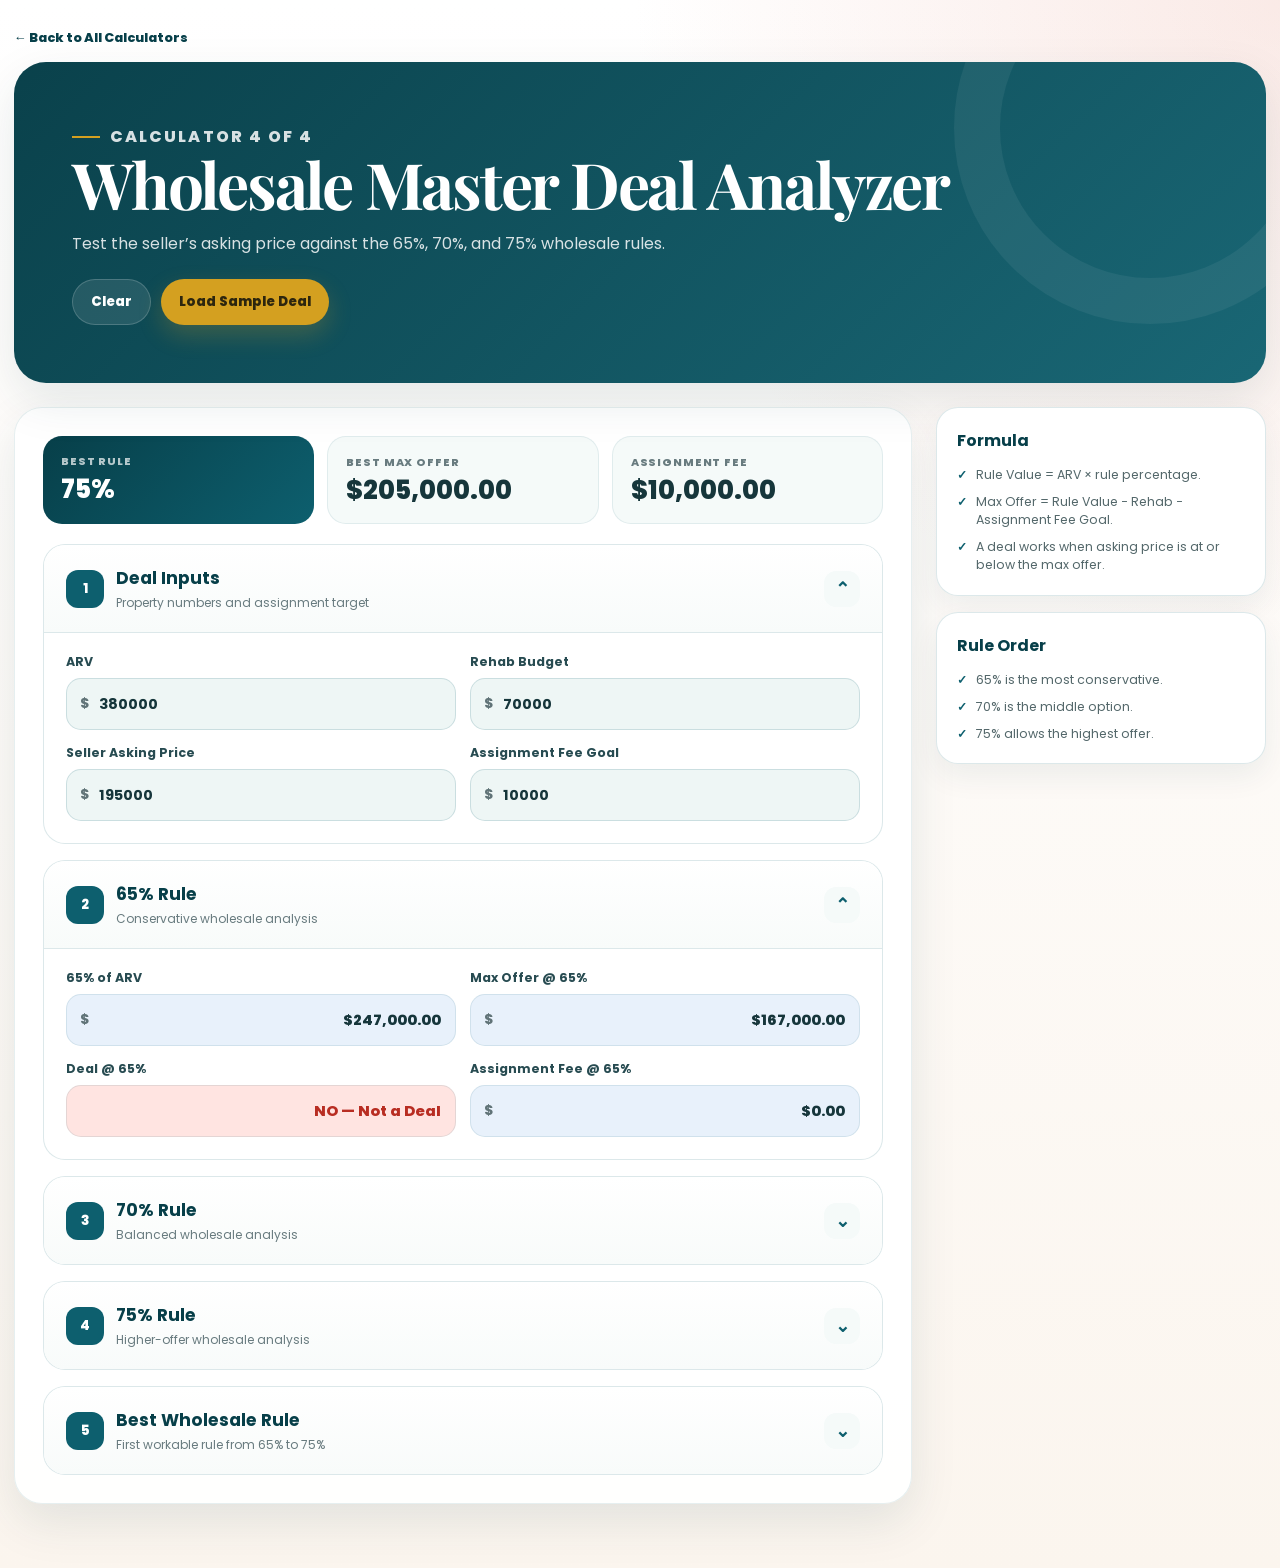
<file: wholesale.html>
<!DOCTYPE html>
<html lang="en">
<head>

<meta charset="UTF-8">
<meta name="viewport" content="width=device-width, initial-scale=1.0">
<meta name="theme-color" content="#0d5f6e">
<link rel="manifest" href="./manifest.webmanifest">
<link rel="apple-touch-icon" href="./icons/apple-touch-icon.png">
<link rel="preconnect" href="https://fonts.googleapis.com">
<link rel="preconnect" href="https://fonts.gstatic.com" crossorigin>
<link href="https://fonts.googleapis.com/css2?family=Playfair+Display:wght@700&family=Poppins:wght@400;500;600;700;800&display=swap" rel="stylesheet">
<link rel="stylesheet" href="./styles.css">

<title>Wholesale Master Deal Analyzer</title>
</head>
<body>

<main class="app-page">
  <a class="back-link" href="./index.html">← Back to All Calculators</a>

  <section class="hero">
    <p class="eyebrow">Calculator 4 of 4</p>
    <h1>Wholesale Master Deal Analyzer</h1>
    <p>Test the seller’s asking price against the 65%, 70%, and 75% wholesale rules.</p>
    <div class="hero-actions">
      <button class="btn btn-light" id="clearBtn" type="button">Clear</button>
      <button class="btn btn-primary" id="sampleBtn" type="button">Load Sample Deal</button>
    </div>
  </section>

  <div class="calculator-layout">
    <section class="main-card">
      <div class="top-summary">
        <div class="summary-box primary"><span class="summary-label">Best Rule</span><strong class="summary-value" id="summaryRule">—</strong></div>
        <div class="summary-box"><span class="summary-label">Best Max Offer</span><strong class="summary-value" id="summaryOffer">$0.00</strong></div>
        <div class="summary-box"><span class="summary-label">Assignment Fee</span><strong class="summary-value" id="summaryFee">$0.00</strong></div>
      </div>

      <details class="calc-section" open>
        <summary>
          <div class="section-head"><span class="section-num">1</span><div><h2>Deal Inputs</h2><p>Property numbers and assignment target</p></div></div>
          <span class="caret">⌄</span>
        </summary>
        <div class="section-body">
          <div class="grid-2">
            <div class="field"><label>ARV</label><div class="input-wrap"><span class="symbol-left">$</span><input class="has-left" id="arv" type="number" value="380000"></div></div>
            <div class="field"><label>Rehab Budget</label><div class="input-wrap"><span class="symbol-left">$</span><input class="has-left" id="rehab" type="number" value="70000"></div></div>
            <div class="field"><label>Seller Asking Price</label><div class="input-wrap"><span class="symbol-left">$</span><input class="has-left" id="asking" type="number" value="195000"></div></div>
            <div class="field"><label>Assignment Fee Goal</label><div class="input-wrap"><span class="symbol-left">$</span><input class="has-left" id="assignmentGoal" type="number" value="10000"></div></div>
          </div>
        </div>
      </details>

      <details class="calc-section" open>
        <summary>
          <div class="section-head"><span class="section-num">2</span><div><h2>65% Rule</h2><p>Conservative wholesale analysis</p></div></div>
          <span class="caret">⌄</span>
        </summary>
        <div class="section-body">
          <div class="grid-2">
            <div class="result-item"><span class="result-label">65% of ARV</span><div class="output-wrap"><span class="symbol-left">$</span><div class="output money" id="rule65Value">$0.00</div></div></div>
            <div class="result-item"><span class="result-label">Max Offer @ 65%</span><div class="output-wrap"><span class="symbol-left">$</span><div class="output money" id="rule65Offer">$0.00</div></div></div>
            <div class="result-item"><span class="result-label">Deal @ 65%</span><div class="output" id="rule65Deal">—</div></div>
            <div class="result-item"><span class="result-label">Assignment Fee @ 65%</span><div class="output-wrap"><span class="symbol-left">$</span><div class="output money" id="rule65Fee">$0.00</div></div></div>
          </div>
        </div>
      </details>

      <details class="calc-section">
        <summary>
          <div class="section-head"><span class="section-num">3</span><div><h2>70% Rule</h2><p>Balanced wholesale analysis</p></div></div>
          <span class="caret">⌄</span>
        </summary>
        <div class="section-body">
          <div class="grid-2">
            <div class="result-item"><span class="result-label">70% of ARV</span><div class="output-wrap"><span class="symbol-left">$</span><div class="output money" id="rule70Value">$0.00</div></div></div>
            <div class="result-item"><span class="result-label">Max Offer @ 70%</span><div class="output-wrap"><span class="symbol-left">$</span><div class="output money" id="rule70Offer">$0.00</div></div></div>
            <div class="result-item"><span class="result-label">Deal @ 70%</span><div class="output" id="rule70Deal">—</div></div>
            <div class="result-item"><span class="result-label">Assignment Fee @ 70%</span><div class="output-wrap"><span class="symbol-left">$</span><div class="output money" id="rule70Fee">$0.00</div></div></div>
          </div>
        </div>
      </details>

      <details class="calc-section">
        <summary>
          <div class="section-head"><span class="section-num">4</span><div><h2>75% Rule</h2><p>Higher-offer wholesale analysis</p></div></div>
          <span class="caret">⌄</span>
        </summary>
        <div class="section-body">
          <div class="grid-2">
            <div class="result-item"><span class="result-label">75% of ARV</span><div class="output-wrap"><span class="symbol-left">$</span><div class="output money" id="rule75Value">$0.00</div></div></div>
            <div class="result-item"><span class="result-label">Max Offer @ 75%</span><div class="output-wrap"><span class="symbol-left">$</span><div class="output money" id="rule75Offer">$0.00</div></div></div>
            <div class="result-item"><span class="result-label">Deal @ 75%</span><div class="output" id="rule75Deal">—</div></div>
            <div class="result-item"><span class="result-label">Assignment Fee @ 75%</span><div class="output-wrap"><span class="symbol-left">$</span><div class="output money" id="rule75Fee">$0.00</div></div></div>
          </div>
        </div>
      </details>

      <details class="calc-section">
        <summary>
          <div class="section-head"><span class="section-num">5</span><div><h2>Best Wholesale Rule</h2><p>First workable rule from 65% to 75%</p></div></div>
          <span class="caret">⌄</span>
        </summary>
        <div class="section-body">
          <div class="grid-2">
            <div class="result-item"><span class="result-label">Best Wholesale % Rule</span><div class="output green" id="bestRule">—</div></div>
            <div class="result-item"><span class="result-label">Best Maximum Offer</span><div class="output-wrap"><span class="symbol-left">$</span><div class="output money green" id="bestOffer">$0.00</div></div></div>
            <div class="result-item"><span class="result-label">Estimated Assignment Fee</span><div class="output-wrap"><span class="symbol-left">$</span><div class="output money green" id="bestFee">$0.00</div></div></div>
          </div>

          <div class="status-pill status-orange" id="dealStatus">Review the deal.</div>

          <div class="action-grid">
            <button class="btn btn-outline" id="copyBtn" type="button">Copy Summary</button>
            <button class="btn btn-outline" id="printBtn" type="button">Print / Save PDF</button>
            <button class="btn btn-outline" id="saveBtn" type="button">Save Deal</button>
            <button class="btn btn-primary" id="shareBtn" type="button">Copy Share Link</button>
          </div>
        </div>
      </details>
    </section>

    <aside class="sidebar">
      <div class="side-card">
        <h3>Formula</h3>
        <ul class="tip-list">
          <li>Rule Value = ARV × rule percentage.</li>
          <li>Max Offer = Rule Value − Rehab − Assignment Fee Goal.</li>
          <li>A deal works when asking price is at or below the max offer.</li>
        </ul>
      </div>
      <div class="side-card">
        <h3>Rule Order</h3>
        <ul class="tip-list">
          <li>65% is the most conservative.</li>
          <li>70% is the middle option.</li>
          <li>75% allows the highest offer.</li>
        </ul>
      </div>
    </aside>
  </div>
</main>
<div class="toast" id="toast" role="status" aria-live="polite"></div>

<script src="./common.js"></script>
<script src="./calc-utils.js"></script>
<script>
const sample={arv:380000,rehab:70000,asking:195000,assignmentGoal:10000};
const ids=Object.keys(sample);

function result(rule){
  const arv=n("arv");
  const rehab=n("rehab");
  const asking=n("asking");
  const goal=n("assignmentGoal");
  const value=arv*(rule/100);
  const offer=value-rehab-goal;
  const deal=asking<=offer;
  const fee=deal?Math.max(0,offer-asking):0;
  return {rule,value,offer,deal,fee};
}

function setRule(r){
  setText("rule"+r.rule+"Value",money(r.value));
  setText("rule"+r.rule+"Offer",money(r.offer));

  const dealEl=$("rule"+r.rule+"Deal");
  dealEl.textContent=r.deal?"YES — Deal at "+r.rule+"%":"NO — Not a Deal";
  dealEl.className="output "+(r.deal?"green":"red");

  setText("rule"+r.rule+"Fee",money(r.fee));
}

function calculate(){
  const results=[result(65),result(70),result(75)];
  results.forEach(setRule);

  const best=results.find(r=>r.deal);
  const status=$("dealStatus");
  status.className="status-pill";

  if(best){
    setText("bestRule",best.rule+"% Rule");
    setText("bestOffer",money(best.offer));
    setText("bestFee",money(best.fee));
    setText("summaryRule",best.rule+"%");
    setText("summaryOffer",money(best.offer));
    setText("summaryFee",money(best.fee));

    status.classList.add("status-green");
    status.textContent="Deal Found — The "+best.rule+"% Rule Works";
  }else{
    setText("bestRule","No Rule Works");
    setText("bestOffer",money(0));
    setText("bestFee",money(0));
    setText("summaryRule","No Deal");
    setText("summaryOffer",money(0));
    setText("summaryFee",money(0));

    status.classList.add("status-red");
    status.textContent="No Deal — Asking Price Is Above Every Maximum Offer";
  }

  window.deal={
    arv:n("arv"),
    rehab:n("rehab"),
    asking:n("asking"),
    goal:n("assignmentGoal"),
    results,
    best
  };
}

function populate(v){ids.forEach(id=>$(id).value=v[id]);calculate()}

function summary(){
  const d=window.deal;
  const lines=[
    "WHOLESALE DEAL SUMMARY",
    "ARV: "+money(d.arv),
    "Rehab: "+money(d.rehab),
    "Seller Asking Price: "+money(d.asking),
    "Assignment Fee Goal: "+money(d.goal)
  ];

  d.results.forEach(r=>{
    lines.push(r.rule+"% Rule Value: "+money(r.value));
    lines.push("Max Offer @ "+r.rule+"%: "+money(r.offer));
    lines.push("Deal @ "+r.rule+"%: "+(r.deal?"YES":"NO"));
    lines.push("Assignment Fee @ "+r.rule+"%: "+money(r.fee));
  });

  lines.push("Best Rule: "+(d.best?d.best.rule+"%":"No Deal"));
  return lines.join("\n");
}

ids.forEach(id=>$(id).addEventListener("input",calculate));
$("sampleBtn").onclick=()=>{populate(sample);showToast("Sample deal loaded.")};
$("clearBtn").onclick=()=>{populate({arv:0,rehab:0,asking:0,assignmentGoal:0});showToast("Analyzer cleared.")};
$("saveBtn").onclick=()=>saveInputs("deba-wholesale",ids);
$("copyBtn").onclick=()=>copyText(summary(),"Summary copied.");
$("shareBtn").onclick=()=>copyText(shareLink(ids),"Share link copied.");
$("printBtn").onclick=()=>window.print();

if(!applyQuery(ids)&&!loadInputs("deba-wholesale",ids))populate(sample);
else calculate();
</script>
</body>
</html>
</file>
<file: styles.css>
:root{--teal:#0d5f6e;--teal-dark:#073f49;--gold:#d4a020;--cream:#fbf5ee;--white:#fff;--ink:#16363b;--muted:#687b7f;--line:rgba(13,95,110,.14);--soft:#f5faf9;--soft2:#eef6f5;--blue:#e8f1fb;--green:#e7f7e9;--green-text:#17733c;--orange:#fff1d6;--orange-text:#9a6200;--red:#ffe4e1;--red-text:#b82d22;--shadow:0 18px 48px rgba(7,63,73,.10)}
*{box-sizing:border-box}html{scroll-behavior:smooth}body{margin:0;color:var(--ink);font-family:Poppins,Arial,sans-serif;background:radial-gradient(circle at top right,rgba(232,160,144,.22),transparent 32%),linear-gradient(180deg,#fff 0%,var(--cream) 100%)}button,input{font:inherit}a{color:inherit}
.app-page{width:min(1380px,calc(100% - 28px));margin:auto;padding:24px 0 64px}
.hero{position:relative;overflow:hidden;padding:clamp(30px,5vw,58px);border-radius:32px;color:#fff;background:linear-gradient(135deg,rgba(7,63,73,.99),rgba(13,95,110,.95));box-shadow:var(--shadow)}
.hero:after{content:"";position:absolute;width:300px;height:300px;right:-80px;top:-130px;border:46px solid rgba(255,255,255,.06);border-radius:50%}
.eyebrow{position:relative;z-index:1;display:inline-flex;align-items:center;gap:10px;margin:0 0 14px;color:#ffe5a6;font-size:.78rem;font-weight:800;letter-spacing:.13em;text-transform:uppercase}.eyebrow:before{content:"";width:28px;height:2px;background:var(--gold)}
.hero h1{position:relative;z-index:1;margin:0 0 14px;color:#fff!important;font-family:"Playfair Display",Georgia,serif;font-size:clamp(2.2rem,5vw,4.5rem);line-height:1.02;letter-spacing:-.035em}.hero p{position:relative;z-index:1;max-width:820px;margin:0;color:rgba(255,255,255,.84);font-size:1rem;line-height:1.7}
.hero-actions{display:flex;flex-wrap:wrap;gap:10px;margin-top:22px;position:relative;z-index:1}.btn{min-height:46px;padding:0 18px;border:0;border-radius:999px;cursor:pointer;font-size:.84rem;font-weight:800;text-decoration:none;display:inline-flex;align-items:center;justify-content:center;transition:.16s}.btn:hover{transform:translateY(-1px)}.btn-primary{background:var(--gold);color:#2d260e;box-shadow:0 10px 24px rgba(212,160,32,.24)}.btn-light{border:1px solid rgba(255,255,255,.18);background:rgba(255,255,255,.10);color:#fff}.btn-outline{border:1px solid var(--line);background:#fff;color:var(--teal-dark)}.btn-teal{background:var(--teal);color:#fff}
.home-grid{display:grid;grid-template-columns:repeat(2,minmax(0,1fr));gap:18px;margin-top:24px}.app-card{display:flex;min-height:260px;flex-direction:column;padding:26px;border:1px solid rgba(13,95,110,.11);border-radius:25px;background:rgba(255,255,255,.95);box-shadow:0 14px 38px rgba(7,63,73,.08);transition:.17s}.app-card:hover{transform:translateY(-3px)}.app-icon{display:grid;width:54px;height:54px;place-items:center;border-radius:17px;background:var(--soft);color:var(--teal);font-size:1.15rem;font-weight:900;margin-bottom:18px}.app-card h2{margin:0 0 8px;color:var(--teal-dark);font-size:1.2rem}.app-card p{margin:0;color:var(--muted);font-size:.84rem;line-height:1.65}.app-card .btn{margin-top:auto;align-self:flex-start}
.install-card{margin-top:22px;padding:23px 25px;border-radius:24px;display:grid;grid-template-columns:1fr auto;gap:18px;align-items:center;background:linear-gradient(135deg,#f4ccc1,#f7e2db)}.install-card h2{margin:0 0 5px;color:var(--teal-dark);font-family:"Playfair Display",Georgia,serif}.install-card p{margin:0;color:#5f6c6d;font-size:.82rem}
.calculator-layout{display:grid;grid-template-columns:minmax(0,1fr) 330px;gap:24px;align-items:start;margin-top:24px}.main-card{padding:28px;border-radius:28px;background:rgba(255,255,255,.94);border:1px solid rgba(13,95,110,.10);box-shadow:var(--shadow)}.sidebar{position:sticky;top:16px;display:flex;flex-direction:column;gap:16px}.side-card{padding:20px;border-radius:22px;background:#fff;border:1px solid var(--line);box-shadow:0 12px 30px rgba(7,63,73,.07)}.side-card h3{margin:0 0 13px;color:var(--teal-dark);font-size:1rem}
.top-summary{display:grid;grid-template-columns:repeat(3,minmax(0,1fr));gap:13px;margin-bottom:20px}.summary-box{padding:18px;border-radius:19px;background:var(--soft);border:1px solid rgba(13,95,110,.09)}.summary-box.primary{color:#fff;background:linear-gradient(135deg,var(--teal-dark),var(--teal));border:none}.summary-label{display:block;margin-bottom:5px;color:var(--muted);font-size:.68rem;font-weight:800;letter-spacing:.08em;text-transform:uppercase}.summary-box.primary .summary-label{color:rgba(255,255,255,.7)}.summary-value{display:block;font-size:clamp(1.25rem,2vw,1.75rem);font-weight:800;line-height:1.15;word-break:break-word}
.calc-section{overflow:hidden;margin-top:16px;border:1px solid var(--line);border-radius:22px;background:#fff}.calc-section summary{display:flex;align-items:center;justify-content:space-between;gap:14px;padding:20px 22px;cursor:pointer;list-style:none;background:linear-gradient(180deg,#fff,#f8fbfa)}.calc-section summary::-webkit-details-marker{display:none}.section-head{display:flex;align-items:center;gap:12px}.section-num{display:grid;width:38px;height:38px;place-items:center;flex:0 0 38px;border-radius:12px;background:var(--teal);color:#fff;font-size:.82rem;font-weight:800}.section-head h2{margin:0;color:var(--teal-dark);font-size:1.08rem}.section-head p{margin:3px 0 0;color:var(--muted);font-size:.75rem}.caret{display:grid;width:36px;height:36px;place-items:center;border-radius:12px;background:var(--soft);color:var(--teal);font-size:1.15rem;font-weight:800;transition:.18s}.calc-section[open] .caret{transform:rotate(180deg)}.section-body{padding:0 22px 22px;border-top:1px solid var(--line)}
.grid-2{display:grid;grid-template-columns:repeat(2,minmax(0,1fr));gap:14px;padding-top:20px}.grid-3{display:grid;grid-template-columns:repeat(3,minmax(0,1fr));gap:14px;padding-top:20px}.field,.result-item{min-width:0}.field label,.result-label{display:block;margin-bottom:7px;color:#274b51;font-size:.78rem;font-weight:700}.input-wrap,.output-wrap{position:relative}.symbol-left,.symbol-right{position:absolute;top:50%;transform:translateY(-50%);color:#607377;font-size:.82rem;font-weight:800;pointer-events:none}.symbol-left{left:14px}.symbol-right{right:14px}
input{width:100%;min-height:52px;border:1px solid rgba(13,95,110,.16);border-radius:15px;background:var(--soft2);color:var(--ink);padding:0 14px;font-size:.9rem;font-weight:700;outline:none}input.has-left{padding-left:32px}input.has-right{padding-right:35px}input:focus{border-color:var(--teal);box-shadow:0 0 0 4px rgba(13,95,110,.08);background:#fff}
.output{min-height:52px;display:flex;align-items:center;justify-content:flex-end;border-radius:15px;padding:0 14px;background:var(--blue);color:var(--ink);border:1px solid rgba(13,95,110,.11);font-size:.92rem;font-weight:800;text-align:right}.output.money{padding-left:32px}.output.green{background:var(--green);color:var(--green-text)}.output.orange{background:var(--orange);color:var(--orange-text)}.output.red{background:var(--red);color:var(--red-text)}
.status-pill{display:flex;align-items:center;gap:10px;margin-top:16px;padding:14px 16px;border-radius:16px;font-size:.84rem;font-weight:800}.status-pill:before{content:"";width:10px;height:10px;border-radius:50%;background:currentColor;box-shadow:0 0 0 5px currentColor;opacity:.2}.status-green{background:#e5f7ea;color:#187a37;border:1px solid #b8dfc4}.status-orange{background:#fff3d8;color:#956000;border:1px solid #eed186}.status-red{background:#ffe7e3;color:#ba2e22;border:1px solid #efada7}
.action-grid{display:grid;grid-template-columns:1fr 1fr;gap:10px;margin-top:18px}.legend{display:grid;gap:9px}.legend-item{display:grid;grid-template-columns:86px 1fr;overflow:hidden;border-radius:12px;border:1px solid var(--line);font-size:.76rem}.legend-item span{padding:9px 10px}.legend-good span:first-child{background:#73d13d;font-weight:800}.legend-bad span:first-child{background:#ffc000;font-weight:800}.legend-no span:first-child{background:#ff2a17;color:#fff;font-weight:800}.tip-list{display:grid;gap:9px;margin:0;padding:0;list-style:none}.tip-list li{display:flex;gap:9px;color:#54686b;font-size:.78rem;line-height:1.45}.tip-list li:before{content:"✓";color:var(--teal);font-weight:900}
.back-link{display:inline-flex;margin-bottom:15px;color:var(--teal-dark);font-size:.8rem;font-weight:800;text-decoration:none}.toast{position:fixed;left:50%;bottom:24px;z-index:9999;max-width:calc(100% - 30px);padding:11px 17px;border-radius:999px;background:var(--teal-dark);color:#fff;font-size:.8rem;font-weight:800;opacity:0;pointer-events:none;transform:translate(-50%,14px);transition:.18s}.toast.show{opacity:1;transform:translate(-50%,0)}
.install-help{display:none;position:fixed;inset:0;z-index:9998;padding:18px;background:rgba(3,31,36,.72);align-items:center;justify-content:center}.install-help.show{display:flex}.install-modal{width:min(520px,100%);padding:24px;border-radius:24px;background:#fff;box-shadow:var(--shadow)}.install-modal h2{margin:0 0 8px;color:var(--teal-dark)}.install-modal p{color:var(--muted);font-size:.84rem;line-height:1.6}
@media(max-width:1050px){.calculator-layout{grid-template-columns:1fr}.sidebar{position:static;display:grid;grid-template-columns:repeat(2,minmax(0,1fr))}}
@media(max-width:760px){.app-page{width:min(100% - 16px,1380px);padding-top:8px}.hero{padding:29px 21px;border-radius:24px}.home-grid,.top-summary,.grid-2,.grid-3,.sidebar,.install-card{grid-template-columns:1fr}.main-card{padding:18px}.section-body{padding:0 15px 16px}.calc-section summary{padding:17px 15px}.section-head p{display:none}.action-grid{grid-template-columns:1fr}.btn{width:100%}.hero-actions{display:grid}}
@media print{body{background:#fff}.app-page{width:100%;padding:0}.hero-actions,.action-grid,.sidebar,.back-link,.install-card{display:none!important}.hero{background:#fff;color:#111;border:1px solid #bbb;box-shadow:none}.hero h1,.hero p,.eyebrow{color:#111!important}.calculator-layout{grid-template-columns:1fr}.main-card{box-shadow:none}}
</file>
